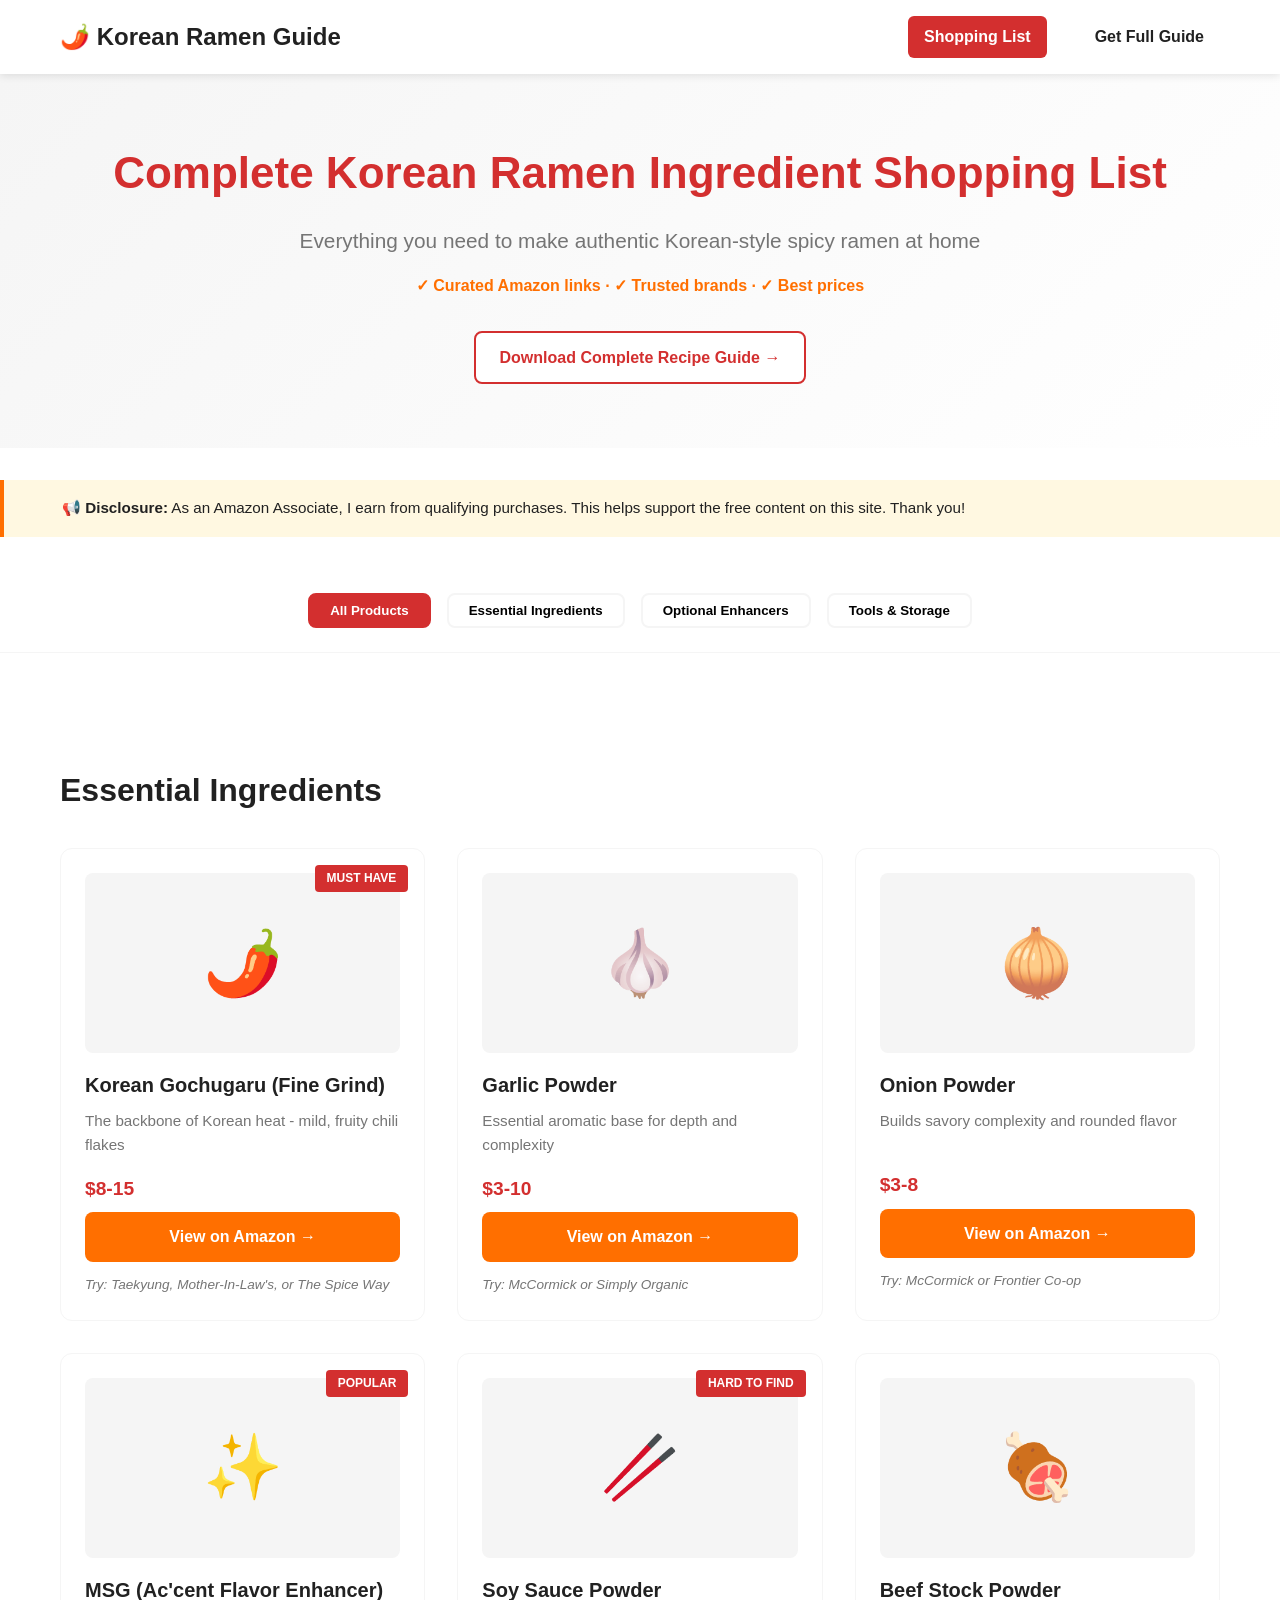
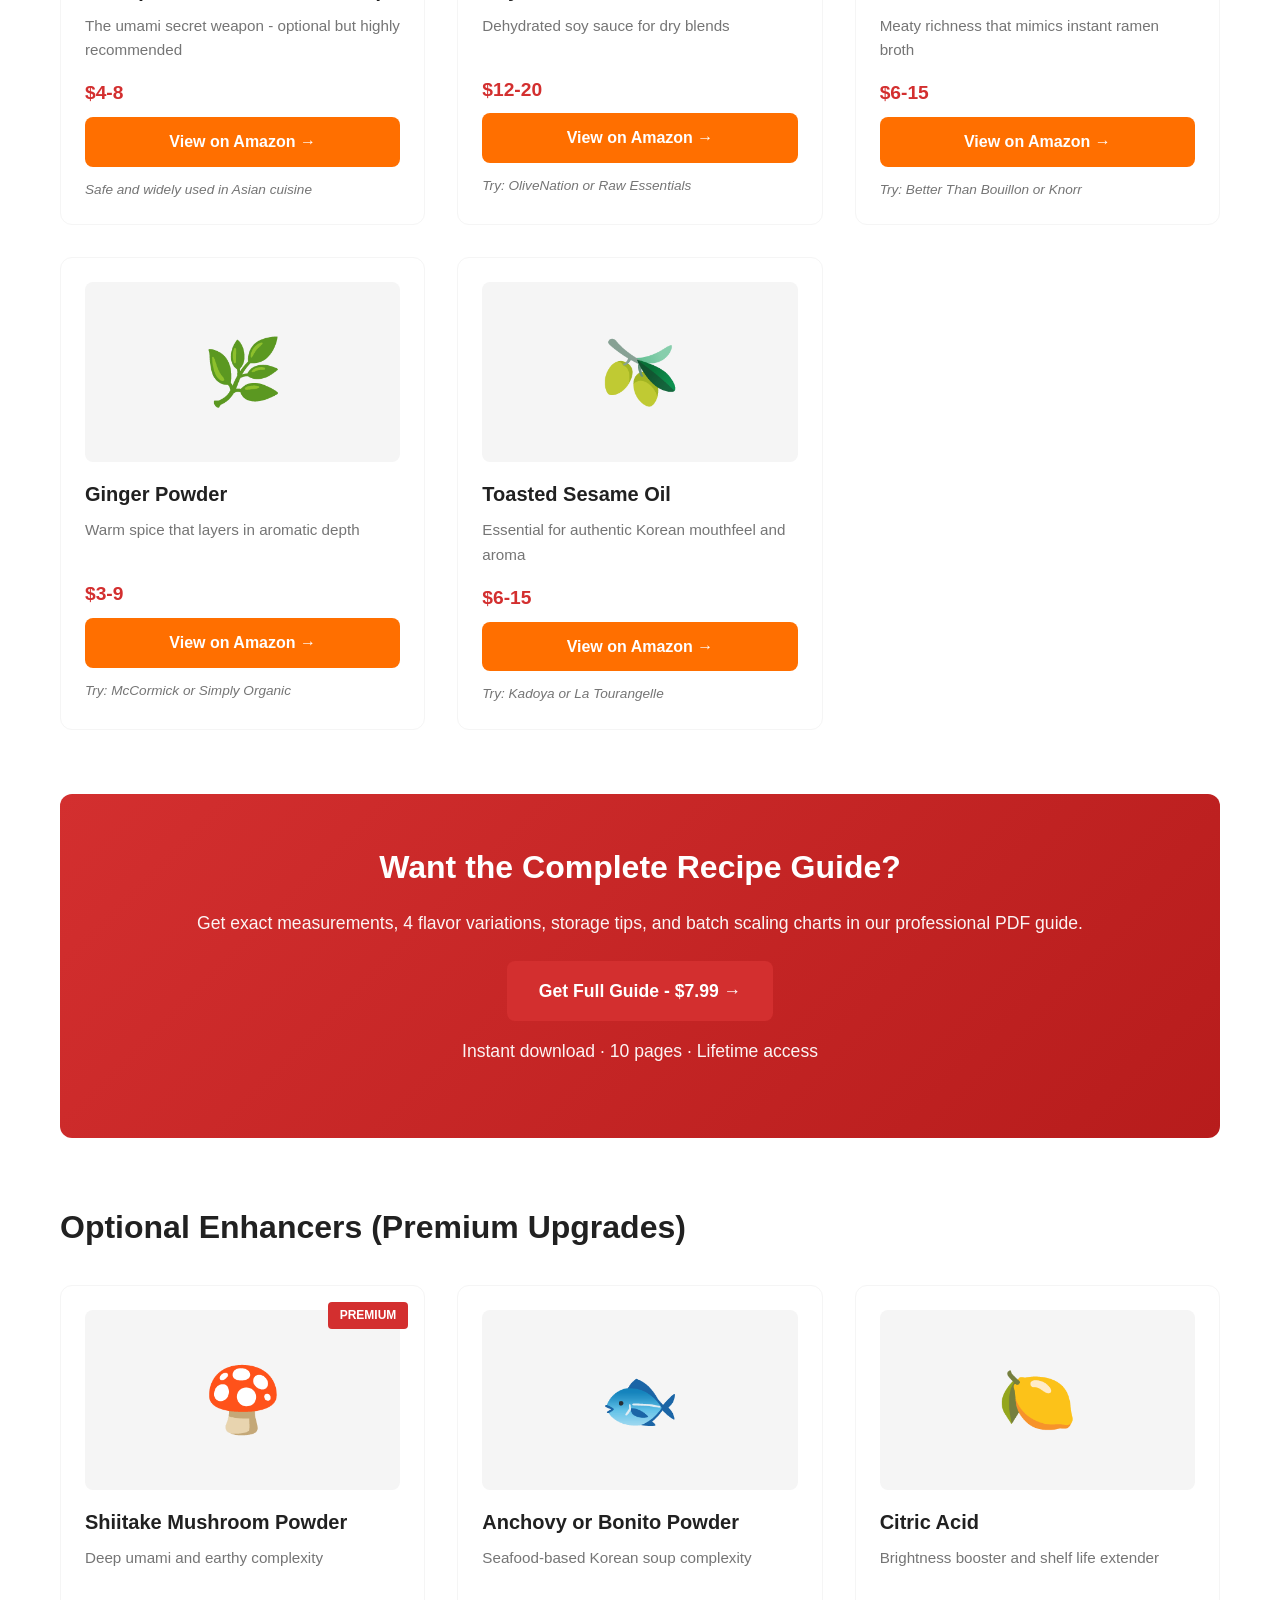
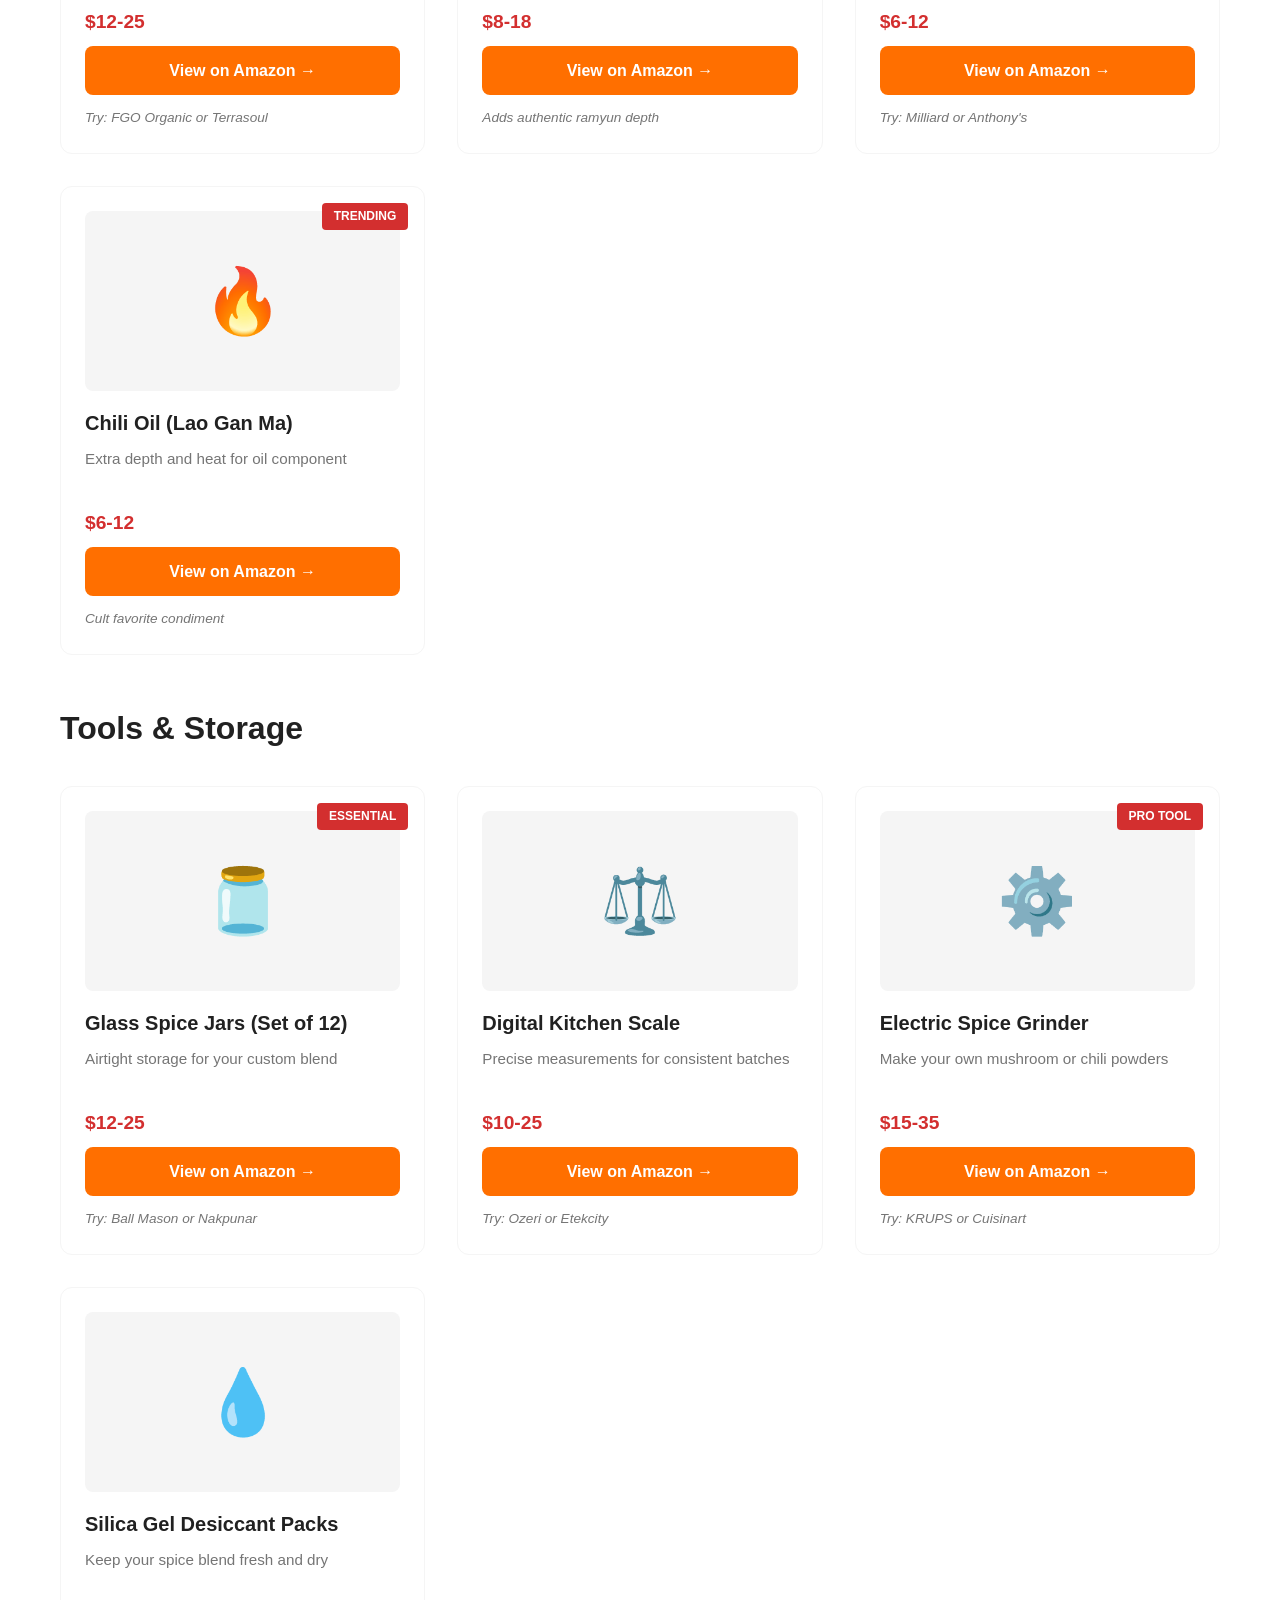
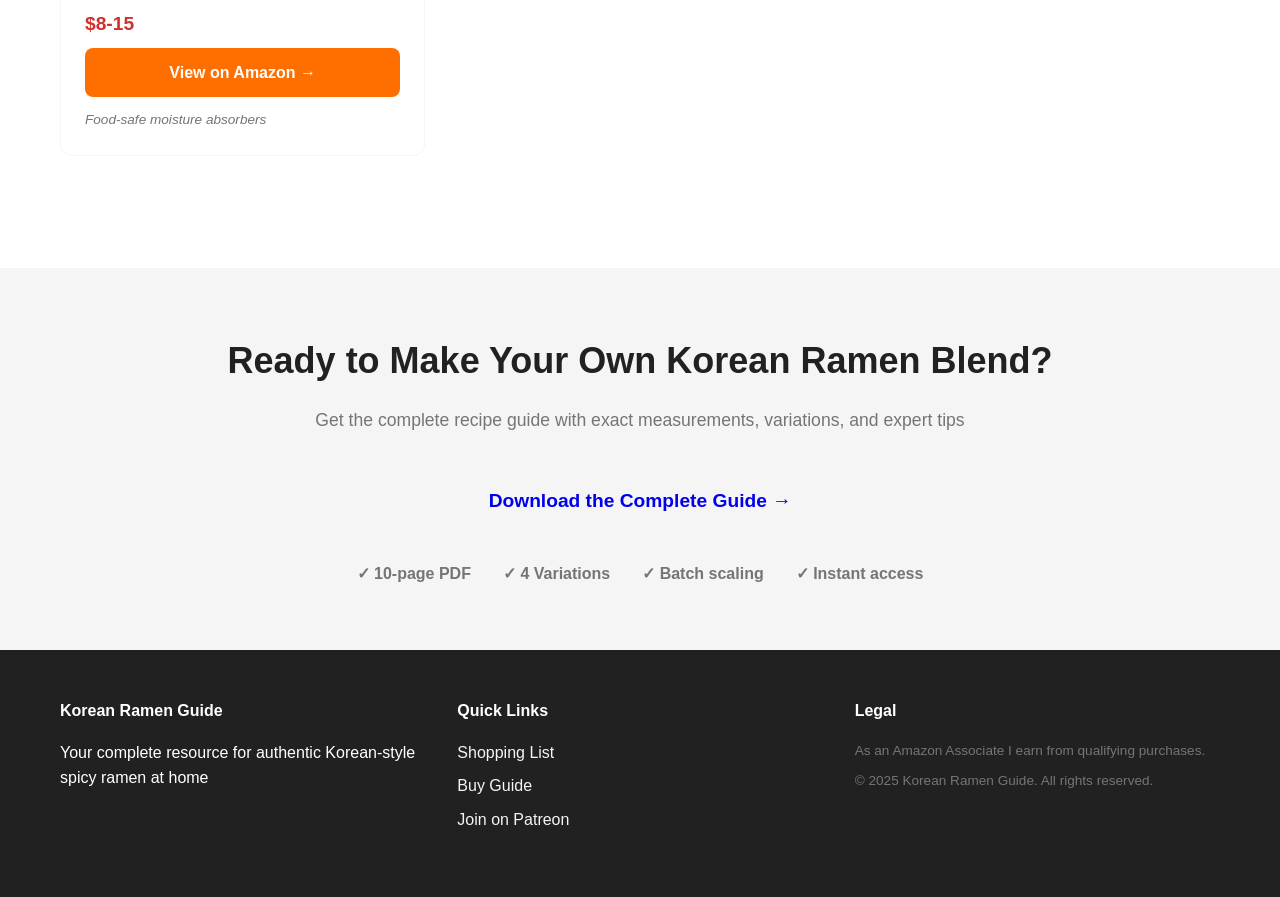
<file: index.html>
<!DOCTYPE html>
<html lang="en">
<head>
    <meta charset="UTF-8">
    <meta name="viewport" content="width=device-width, initial-scale=1.0">
    <meta name="description" content="Complete shopping list for Korean-style spicy ramen seasoning ingredients. Find everything you need on Amazon with our curated guide.">
    <meta name="keywords" content="Korean ramen, gochugaru, ramen seasoning, DIY ramen, Korean ingredients">
    <title>Korean Ramen Ingredients Shopping List | Complete Guide</title>
    <link rel="stylesheet" href="styles.css">
</head>
<body>
    <!-- Header -->
    <header>
        <nav class="nav-container">
            <div class="logo">
                <h1>🌶️ Korean Ramen Guide</h1>
            </div>
            <div class="nav-links">
                <a href="index.html" class="nav-link active">Shopping List</a>
                <a href="guide.html" class="nav-link">Get Full Guide</a>
            </div>
        </nav>
    </header>

    <!-- Hero Section -->
    <section class="hero">
        <div class="container">
            <h2>Complete Korean Ramen Ingredient Shopping List</h2>
            <p class="subtitle">Everything you need to make authentic Korean-style spicy ramen at home</p>
            <p class="hero-subtext">✓ Curated Amazon links · ✓ Trusted brands · ✓ Best prices</p>
            <a href="guide.html" class="btn btn-secondary">Download Complete Recipe Guide →</a>
        </div>
    </section>

    <!-- Amazon Disclosure -->
    <div class="disclosure">
        <div class="container">
            <p>📢 <strong>Disclosure:</strong> As an Amazon Associate, I earn from qualifying purchases. This helps support the free content on this site. Thank you!</p>
        </div>
    </div>

    <!-- Filter Tabs -->
    <section class="filters">
        <div class="container">
            <div class="filter-tabs">
                <button class="filter-btn active" data-filter="all">All Products</button>
                <button class="filter-btn" data-filter="essential">Essential Ingredients</button>
                <button class="filter-btn" data-filter="optional">Optional Enhancers</button>
                <button class="filter-btn" data-filter="tools">Tools & Storage</button>
            </div>
        </div>
    </section>

    <!-- Products Section -->
    <section class="products">
        <div class="container">
            <h3 class="section-title">Essential Ingredients</h3>
            
            <div class="product-grid">
                <!-- Product Card 1 -->
                <div class="product-card" data-category="essential">
                    <div class="product-badge">Must Have</div>
                    <div class="product-image">
                        <div class="placeholder-img">🌶️</div>
                    </div>
                    <h4>Korean Gochugaru (Fine Grind)</h4>
                    <p class="product-desc">The backbone of Korean heat - mild, fruity chili flakes</p>
                    <div class="product-price">$8-15</div>
                    <a href="#" class="btn btn-primary btn-affiliate" target="_blank" rel="nofollow">View on Amazon →</a>
                    <p class="product-note">Try: Taekyung, Mother-In-Law's, or The Spice Way</p>
                </div>

                <!-- Product Card 2 -->
                <div class="product-card" data-category="essential">
                    <div class="product-image">
                        <div class="placeholder-img">🧄</div>
                    </div>
                    <h4>Garlic Powder</h4>
                    <p class="product-desc">Essential aromatic base for depth and complexity</p>
                    <div class="product-price">$3-10</div>
                    <a href="#" class="btn btn-primary btn-affiliate" target="_blank" rel="nofollow">View on Amazon →</a>
                    <p class="product-note">Try: McCormick or Simply Organic</p>
                </div>

                <!-- Product Card 3 -->
                <div class="product-card" data-category="essential">
                    <div class="product-image">
                        <div class="placeholder-img">🧅</div>
                    </div>
                    <h4>Onion Powder</h4>
                    <p class="product-desc">Builds savory complexity and rounded flavor</p>
                    <div class="product-price">$3-8</div>
                    <a href="#" class="btn btn-primary btn-affiliate" target="_blank" rel="nofollow">View on Amazon →</a>
                    <p class="product-note">Try: McCormick or Frontier Co-op</p>
                </div>

                <!-- Product Card 4 -->
                <div class="product-card" data-category="essential">
                    <div class="product-badge">Popular</div>
                    <div class="product-image">
                        <div class="placeholder-img">✨</div>
                    </div>
                    <h4>MSG (Ac'cent Flavor Enhancer)</h4>
                    <p class="product-desc">The umami secret weapon - optional but highly recommended</p>
                    <div class="product-price">$4-8</div>
                    <a href="#" class="btn btn-primary btn-affiliate" target="_blank" rel="nofollow">View on Amazon →</a>
                    <p class="product-note">Safe and widely used in Asian cuisine</p>
                </div>

                <!-- Product Card 5 -->
                <div class="product-card" data-category="essential">
                    <div class="product-badge">Hard to Find</div>
                    <div class="product-image">
                        <div class="placeholder-img">🥢</div>
                    </div>
                    <h4>Soy Sauce Powder</h4>
                    <p class="product-desc">Dehydrated soy sauce for dry blends</p>
                    <div class="product-price">$12-20</div>
                    <a href="#" class="btn btn-primary btn-affiliate" target="_blank" rel="nofollow">View on Amazon →</a>
                    <p class="product-note">Try: OliveNation or Raw Essentials</p>
                </div>

                <!-- Product Card 6 -->
                <div class="product-card" data-category="essential">
                    <div class="product-image">
                        <div class="placeholder-img">🍖</div>
                    </div>
                    <h4>Beef Stock Powder</h4>
                    <p class="product-desc">Meaty richness that mimics instant ramen broth</p>
                    <div class="product-price">$6-15</div>
                    <a href="#" class="btn btn-primary btn-affiliate" target="_blank" rel="nofollow">View on Amazon →</a>
                    <p class="product-note">Try: Better Than Bouillon or Knorr</p>
                </div>

                <!-- Product Card 7 -->
                <div class="product-card" data-category="essential">
                    <div class="product-image">
                        <div class="placeholder-img">🌿</div>
                    </div>
                    <h4>Ginger Powder</h4>
                    <p class="product-desc">Warm spice that layers in aromatic depth</p>
                    <div class="product-price">$3-9</div>
                    <a href="#" class="btn btn-primary btn-affiliate" target="_blank" rel="nofollow">View on Amazon →</a>
                    <p class="product-note">Try: McCormick or Simply Organic</p>
                </div>

                <!-- Product Card 8 -->
                <div class="product-card" data-category="essential">
                    <div class="product-image">
                        <div class="placeholder-img">🫒</div>
                    </div>
                    <h4>Toasted Sesame Oil</h4>
                    <p class="product-desc">Essential for authentic Korean mouthfeel and aroma</p>
                    <div class="product-price">$6-15</div>
                    <a href="#" class="btn btn-primary btn-affiliate" target="_blank" rel="nofollow">View on Amazon →</a>
                    <p class="product-note">Try: Kadoya or La Tourangelle</p>
                </div>
            </div>

            <!-- Mid-page CTA -->
            <div class="cta-box">
                <h3>Want the Complete Recipe Guide?</h3>
                <p>Get exact measurements, 4 flavor variations, storage tips, and batch scaling charts in our professional PDF guide.</p>
                <a href="guide.html" class="btn btn-cta">Get Full Guide - $7.99 →</a>
                <p class="cta-subtext">Instant download · 10 pages · Lifetime access</p>
            </div>

            <!-- Optional Enhancers Section -->
            <h3 class="section-title">Optional Enhancers (Premium Upgrades)</h3>
            
            <div class="product-grid">
                <!-- Product Card 9 -->
                <div class="product-card" data-category="optional">
                    <div class="product-badge">Premium</div>
                    <div class="product-image">
                        <div class="placeholder-img">🍄</div>
                    </div>
                    <h4>Shiitake Mushroom Powder</h4>
                    <p class="product-desc">Deep umami and earthy complexity</p>
                    <div class="product-price">$12-25</div>
                    <a href="#" class="btn btn-primary btn-affiliate" target="_blank" rel="nofollow">View on Amazon →</a>
                    <p class="product-note">Try: FGO Organic or Terrasoul</p>
                </div>

                <!-- Product Card 10 -->
                <div class="product-card" data-category="optional">
                    <div class="product-image">
                        <div class="placeholder-img">🐟</div>
                    </div>
                    <h4>Anchovy or Bonito Powder</h4>
                    <p class="product-desc">Seafood-based Korean soup complexity</p>
                    <div class="product-price">$8-18</div>
                    <a href="#" class="btn btn-primary btn-affiliate" target="_blank" rel="nofollow">View on Amazon →</a>
                    <p class="product-note">Adds authentic ramyun depth</p>
                </div>

                <!-- Product Card 11 -->
                <div class="product-card" data-category="optional">
                    <div class="product-image">
                        <div class="placeholder-img">🍋</div>
                    </div>
                    <h4>Citric Acid</h4>
                    <p class="product-desc">Brightness booster and shelf life extender</p>
                    <div class="product-price">$6-12</div>
                    <a href="#" class="btn btn-primary btn-affiliate" target="_blank" rel="nofollow">View on Amazon →</a>
                    <p class="product-note">Try: Milliard or Anthony's</p>
                </div>

                <!-- Product Card 12 -->
                <div class="product-card" data-category="optional">
                    <div class="product-badge">Trending</div>
                    <div class="product-image">
                        <div class="placeholder-img">🔥</div>
                    </div>
                    <h4>Chili Oil (Lao Gan Ma)</h4>
                    <p class="product-desc">Extra depth and heat for oil component</p>
                    <div class="product-price">$6-12</div>
                    <a href="#" class="btn btn-primary btn-affiliate" target="_blank" rel="nofollow">View on Amazon →</a>
                    <p class="product-note">Cult favorite condiment</p>
                </div>
            </div>

            <!-- Tools & Storage Section -->
            <h3 class="section-title">Tools & Storage</h3>
            
            <div class="product-grid">
                <!-- Product Card 13 -->
                <div class="product-card" data-category="tools">
                    <div class="product-badge">Essential</div>
                    <div class="product-image">
                        <div class="placeholder-img">🫙</div>
                    </div>
                    <h4>Glass Spice Jars (Set of 12)</h4>
                    <p class="product-desc">Airtight storage for your custom blend</p>
                    <div class="product-price">$12-25</div>
                    <a href="#" class="btn btn-primary btn-affiliate" target="_blank" rel="nofollow">View on Amazon →</a>
                    <p class="product-note">Try: Ball Mason or Nakpunar</p>
                </div>

                <!-- Product Card 14 -->
                <div class="product-card" data-category="tools">
                    <div class="product-image">
                        <div class="placeholder-img">⚖️</div>
                    </div>
                    <h4>Digital Kitchen Scale</h4>
                    <p class="product-desc">Precise measurements for consistent batches</p>
                    <div class="product-price">$10-25</div>
                    <a href="#" class="btn btn-primary btn-affiliate" target="_blank" rel="nofollow">View on Amazon →</a>
                    <p class="product-note">Try: Ozeri or Etekcity</p>
                </div>

                <!-- Product Card 15 -->
                <div class="product-card" data-category="tools">
                    <div class="product-badge">Pro Tool</div>
                    <div class="product-image">
                        <div class="placeholder-img">⚙️</div>
                    </div>
                    <h4>Electric Spice Grinder</h4>
                    <p class="product-desc">Make your own mushroom or chili powders</p>
                    <div class="product-price">$15-35</div>
                    <a href="#" class="btn btn-primary btn-affiliate" target="_blank" rel="nofollow">View on Amazon →</a>
                    <p class="product-note">Try: KRUPS or Cuisinart</p>
                </div>

                <!-- Product Card 16 -->
                <div class="product-card" data-category="tools">
                    <div class="product-image">
                        <div class="placeholder-img">💧</div>
                    </div>
                    <h4>Silica Gel Desiccant Packs</h4>
                    <p class="product-desc">Keep your spice blend fresh and dry</p>
                    <div class="product-price">$8-15</div>
                    <a href="#" class="btn btn-primary btn-affiliate" target="_blank" rel="nofollow">View on Amazon →</a>
                    <p class="product-note">Food-safe moisture absorbers</p>
                </div>
            </div>

        </div>
    </section>

    <!-- Final CTA Section -->
    <section class="final-cta">
        <div class="container">
            <h3>Ready to Make Your Own Korean Ramen Blend?</h3>
            <p>Get the complete recipe guide with exact measurements, variations, and expert tips</p>
            <a href="guide.html" class="btn btn-cta-large">Download the Complete Guide →</a>
            <div class="cta-features">
                <span>✓ 10-page PDF</span>
                <span>✓ 4 Variations</span>
                <span>✓ Batch scaling</span>
                <span>✓ Instant access</span>
            </div>
        </div>
    </section>

    <!-- Footer -->
    <footer>
        <div class="container">
            <div class="footer-content">
                <div class="footer-section">
                    <h4>Korean Ramen Guide</h4>
                    <p>Your complete resource for authentic Korean-style spicy ramen at home</p>
                </div>
                <div class="footer-section">
                    <h4>Quick Links</h4>
                    <a href="index.html">Shopping List</a>
                    <a href="guide.html">Buy Guide</a>
                    <a href="#" target="_blank">Join on Patreon</a>
                </div>
                <div class="footer-section">
                    <h4>Legal</h4>
                    <p class="small">As an Amazon Associate I earn from qualifying purchases.</p>
                    <p class="small">© 2025 Korean Ramen Guide. All rights reserved.</p>
                </div>
            </div>
        </div>
    </footer>

    <script src="script.js"></script>
</body>
</html>
</file>
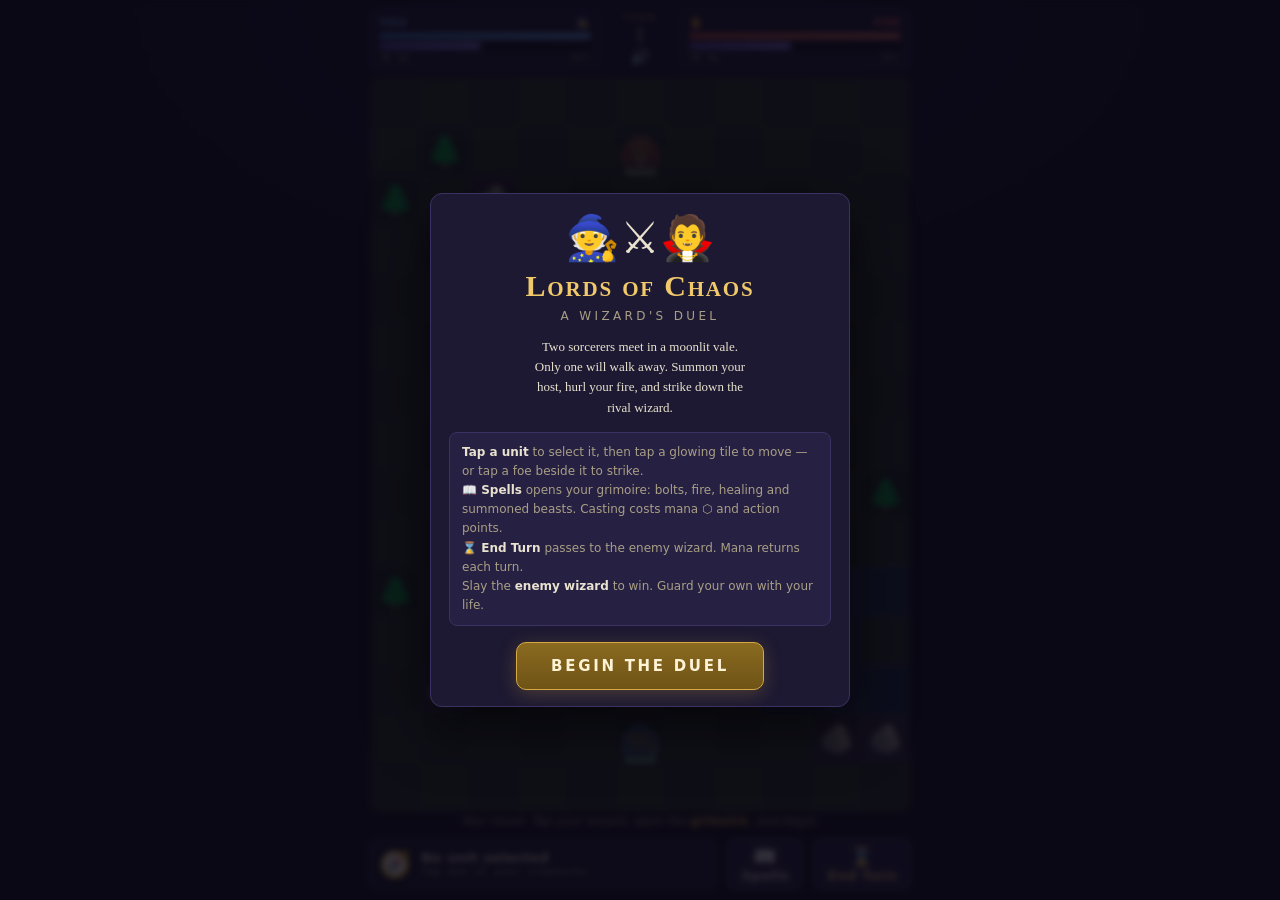
<file: lords-of-chaos/index.html>
<!doctype html>
<html lang="en">
<head>
<meta charset="utf-8">
<meta name="viewport" content="width=device-width, initial-scale=1, viewport-fit=cover, user-scalable=no">
<meta name="mobile-web-app-capable" content="yes">
<meta name="theme-color" content="#100e1a">
</head>
<body>
<title>Lords of Chaos — Wizard Duel</title>
<style>
  :root{
    --ground:#100e1a; --panel:#1d1932; --panel-2:#262042; --line:#3b3263;
    --ink:#e9e2cf; --ink-dim:#a99f86; --gold:#d6a944; --gold-hi:#f0c96a;
    --p1:#6db2ff; --p2:#ff6b5e; --mana:#9d86ff; --good:#7fd68a; --bad:#ff8a7a;
  }
  *{margin:0;padding:0;box-sizing:border-box;-webkit-tap-highlight-color:transparent}
  html,body{height:100%}
  body{
    background:radial-gradient(120% 90% at 50% 0%, #191430 0%, var(--ground) 60%) fixed var(--ground);
    color:var(--ink);
    font-family:system-ui,-apple-system,"Segoe UI",Roboto,sans-serif;
    touch-action:manipulation; overflow:hidden;
  }
  #app{display:flex;flex-direction:column;height:100dvh;max-width:560px;margin:0 auto;padding:6px 8px 10px}
  .serif{font-family:"Iowan Old Style","Palatino Linotype",Palatino,Georgia,serif}

  /* ---------- header ---------- */
  header{display:flex;align-items:center;gap:8px;padding:4px 2px 8px}
  .vitals{flex:1;min-width:0;background:var(--panel);border:1px solid var(--line);border-radius:6px;padding:5px 8px}
  .vitals .who{display:flex;justify-content:space-between;align-items:baseline;font-size:11px;letter-spacing:.12em;text-transform:uppercase;color:var(--ink-dim)}
  .vitals .who b{color:var(--ink);font-weight:600;letter-spacing:.08em}
  .vitals.you .who b{color:var(--p1)} .vitals.foe .who b{color:var(--p2)}
  .bar{height:6px;border-radius:3px;background:#0c0a16;margin-top:4px;overflow:hidden}
  .bar i{display:block;height:100%;border-radius:3px;transition:width .3s}
  .hp i{background:linear-gradient(90deg,#c9503f,#e8795f)}
  .you .hp i{background:linear-gradient(90deg,#3f7bc9,#6db2ff)}
  .mp i{background:linear-gradient(90deg,#6a54c9,#9d86ff)}
  .nums{display:flex;justify-content:space-between;font-family:ui-monospace,Menlo,Consolas,monospace;font-size:10px;color:var(--ink-dim);margin-top:3px;font-variant-numeric:tabular-nums}
  #turnbox{text-align:center;min-width:64px}
  #turnlabel{font-size:10px;letter-spacing:.18em;text-transform:uppercase;color:var(--gold)}
  #turnnum{font-size:20px;line-height:1.1;color:var(--ink)}
  #mute{background:none;border:none;color:var(--ink-dim);font-size:16px;cursor:pointer;padding:2px}

  /* ---------- board ---------- */
  #board{flex:1;min-height:0;position:relative;display:flex;align-items:center;justify-content:center}
  canvas{touch-action:none;image-rendering:auto;border-radius:8px}

  /* ---------- log ---------- */
  #log{height:20px;font-size:12px;color:var(--ink-dim);text-align:center;padding:2px 4px;
       white-space:nowrap;overflow:hidden;text-overflow:ellipsis;font-style:italic}
  #log b{color:var(--gold);font-style:normal}

  /* ---------- command bar ---------- */
  footer{display:flex;gap:8px;align-items:stretch;padding-top:6px}
  #unitcard{flex:1;min-width:0;background:var(--panel);border:1px solid var(--line);border-radius:8px;
            padding:6px 10px;display:flex;align-items:center;gap:10px}
  #unitcard .face{font-size:26px;line-height:1;filter:drop-shadow(0 2px 3px rgba(0,0,0,.6))}
  #unitcard .meta{min-width:0}
  #unitcard .nm{font-size:13px;font-weight:600;letter-spacing:.04em;white-space:nowrap;overflow:hidden;text-overflow:ellipsis}
  #unitcard .st{font-family:ui-monospace,Menlo,Consolas,monospace;font-size:11px;color:var(--ink-dim);font-variant-numeric:tabular-nums}
  #unitcard .st b{color:var(--gold);font-weight:600}
  button.cmd{
    font-family:inherit;background:var(--panel-2);color:var(--ink);border:1px solid var(--line);
    border-radius:8px;font-size:13px;font-weight:600;letter-spacing:.05em;padding:0 14px;min-height:52px;
    cursor:pointer;transition:transform .06s,border-color .15s;
  }
  button.cmd:active{transform:scale(.96);border-color:var(--gold)}
  button.cmd .big{display:block;font-size:19px;line-height:1.2}
  #btnend{color:var(--gold-hi)}

  /* ---------- overlays ---------- */
  .overlay{position:fixed;inset:0;background:rgba(10,8,20,.82);backdrop-filter:blur(3px);
           display:flex;align-items:center;justify-content:center;z-index:20;padding:16px}
  .overlay.hidden{display:none}
  .sheet{background:var(--panel);border:1px solid var(--line);border-radius:12px;max-width:420px;width:100%;
         max-height:86dvh;overflow-y:auto;padding:18px 18px 16px;box-shadow:0 18px 60px rgba(0,0,0,.6)}
  .sheet h2{font-size:15px;letter-spacing:.22em;text-transform:uppercase;color:var(--gold);text-align:center;margin-bottom:4px}
  .sheet h3{font-size:11px;letter-spacing:.2em;text-transform:uppercase;color:var(--ink-dim);margin:14px 0 6px;
            border-bottom:1px solid var(--line);padding-bottom:4px}
  .srow{display:flex;align-items:center;gap:10px;width:100%;text-align:left;background:var(--panel-2);
        border:1px solid var(--line);border-radius:8px;padding:8px 10px;margin-bottom:6px;color:var(--ink);
        font-family:inherit;font-size:13px;cursor:pointer}
  .srow:active{border-color:var(--gold)}
  .srow[disabled]{opacity:.38;cursor:default}
  .srow .ic{font-size:22px;width:28px;text-align:center}
  .srow .inf{flex:1;min-width:0}
  .srow .inf small{display:block;color:var(--ink-dim);font-size:11px;line-height:1.35}
  .srow .cost{font-family:ui-monospace,Menlo,monospace;font-size:12px;color:var(--mana);white-space:nowrap}
  .sheet .close{display:block;margin:10px auto 0;background:none;border:none;color:var(--ink-dim);
                font-size:12px;letter-spacing:.15em;text-transform:uppercase;cursor:pointer;padding:6px}

  /* ---------- title & end screens ---------- */
  .title-card{text-align:center}
  .title-card .rune{font-size:44px;margin-bottom:6px}
  .title-card h1{font-size:30px;line-height:1.05;letter-spacing:.06em;color:var(--gold-hi);
                 font-weight:600;text-wrap:balance;font-variant:small-caps}
  .title-card .sub{font-size:12px;letter-spacing:.28em;text-transform:uppercase;color:var(--ink-dim);margin:8px 0 14px}
  .title-card p.blurb{font-size:13px;line-height:1.55;color:var(--ink);max-width:34ch;margin:0 auto 14px;text-align:center}
  .howto{text-align:left;font-size:12px;line-height:1.6;color:var(--ink-dim);background:var(--panel-2);
         border:1px solid var(--line);border-radius:8px;padding:10px 12px;margin-bottom:16px}
  .howto b{color:var(--ink)}
  .bigbtn{font-family:inherit;background:linear-gradient(180deg,#8a6a20,#6e5316);color:#fff3d6;border:1px solid var(--gold);
          border-radius:10px;font-size:15px;font-weight:700;letter-spacing:.18em;text-transform:uppercase;
          padding:14px 34px;cursor:pointer;box-shadow:0 4px 18px rgba(214,169,68,.25)}
  .bigbtn:active{transform:scale(.97)}
  #endtitle.win{color:var(--good)} #endtitle.lose{color:var(--bad)}
  @media (prefers-reduced-motion:reduce){ *{transition:none!important;animation:none!important} }
</style>

<div id="app">
  <header>
    <div class="vitals you">
      <div class="who"><b>You</b><span>🧙</span></div>
      <div class="bar hp"><i id="p1hp"></i></div>
      <div class="bar mp"><i id="p1mp"></i></div>
      <div class="nums"><span id="p1hpn">18</span><span id="p1mpn">12⬡</span></div>
    </div>
    <div id="turnbox" class="serif">
      <div id="turnlabel">Turn</div>
      <div id="turnnum">1</div>
      <button id="mute" aria-label="Toggle sound">🔊</button>
    </div>
    <div class="vitals foe">
      <div class="who"><span>🧛</span><b>Foe</b></div>
      <div class="bar hp"><i id="p2hp"></i></div>
      <div class="bar mp"><i id="p2mp"></i></div>
      <div class="nums"><span id="p2hpn">18</span><span id="p2mpn">12⬡</span></div>
    </div>
  </header>

  <div id="board"><canvas id="cv"></canvas></div>
  <div id="log">The wizards face each other across the vale…</div>

  <footer>
    <div id="unitcard">
      <div class="face" id="ucFace">🧙</div>
      <div class="meta">
        <div class="nm" id="ucName">Tap a unit</div>
        <div class="st" id="ucStats">Select one of your creatures</div>
      </div>
    </div>
    <button class="cmd" id="btnspells"><span class="big">📖</span>Spells</button>
    <button class="cmd" id="btnend"><span class="big">⌛</span>End&nbsp;Turn</button>
  </footer>
</div>

<!-- spellbook -->
<div class="overlay hidden" id="bookOv">
  <div class="sheet">
    <h2 class="serif">Grimoire</h2>
    <h3>Sorcery</h3>
    <div id="spellList"></div>
    <h3>Summoning</h3>
    <div id="summonList"></div>
    <button class="close" id="bookClose">Close</button>
  </div>
</div>

<!-- title screen -->
<div class="overlay" id="titleOv">
  <div class="sheet title-card">
    <div class="rune">🧙⚔️🧛</div>
    <h1 class="serif">Lords of Chaos</h1>
    <div class="sub">A Wizard's Duel</div>
    <p class="blurb serif">Two sorcerers meet in a moonlit vale. Only one will walk away. Summon your host, hurl your fire, and strike down the rival wizard.</p>
    <div class="howto">
      <b>Tap a unit</b> to select it, then tap a glowing tile to move — or tap a foe beside it to strike.<br>
      <b>📖 Spells</b> opens your grimoire: bolts, fire, healing and summoned beasts. Casting costs mana ⬡ and action points.<br>
      <b>⌛ End Turn</b> passes to the enemy wizard. Mana returns each turn.<br>
      Slay the <b>enemy wizard</b> to win. Guard your own with your life.
    </div>
    <button class="bigbtn" id="btnstart">Begin the Duel</button>
  </div>
</div>

<!-- end screen -->
<div class="overlay hidden" id="endOv">
  <div class="sheet title-card">
    <div class="rune" id="endRune">🏆</div>
    <h1 class="serif" id="endtitle">Victory</h1>
    <p class="blurb serif" id="endblurb"></p>
    <button class="bigbtn" id="btnagain">Duel Again</button>
  </div>
</div>

<script>
(() => {
'use strict';
/* ============================== data ============================== */
const GW = 11, GH = 15;
const T = { GRASS:0, TREE:1, WATER:2, ROCK:3 };

const WIZ = { id:'wizard', name:'Wizard', e:'🧙', hp:18, atk:3, def:2, ap:5 };
const CREATURES = [
  { id:'goblin',  name:'Goblin',       e:'👺', cost:3,  hp:4,  atk:2, def:1, ap:4,          d:'Cheap, expendable, mean.' },
  { id:'wolf',    name:'Wolf',         e:'🐺', cost:4,  hp:5,  atk:3, def:1, ap:7,          d:'Fast — runs down fleeing prey.' },
  { id:'skeleton',name:'Skeleton',     e:'💀', cost:4,  hp:5,  atk:3, def:2, ap:4,          d:'Sturdy bones, steady blade.' },
  { id:'spider',  name:'Giant Spider', e:'🕷️', cost:5,  hp:6,  atk:3, def:2, ap:5,          d:'Skittering horror of the woods.' },
  { id:'eagle',   name:'Eagle',        e:'🦅', cost:5,  hp:4,  atk:3, def:1, ap:8, fly:1,   d:'Flies over water and trees.' },
  { id:'orc',     name:'Orc',          e:'👹', cost:6,  hp:8,  atk:4, def:2, ap:4,          d:'A brutish wall of muscle.' },
  { id:'golem',   name:'Golem',        e:'🗿', cost:9,  hp:13, atk:5, def:4, ap:3,          d:'Slow, but nearly unbreakable.' },
  { id:'dragon',  name:'Dragon',       e:'🐉', cost:13, hp:14, atk:6, def:3, ap:5, fly:1, rng:3, ratk:4, d:'Flies, and breathes fire (range 3).' },
];
const SPELLS = [
  { id:'bolt',     name:'Magic Bolt', e:'⚡', cost:3, range:6, dmg:3,  d:'3 damage to a foe, range 6.' },
  { id:'fireball', name:'Fireball',   e:'🔥', cost:6, range:5, dmg:5,  d:'5 damage to a foe, range 5.' },
  { id:'heal',     name:'Heal',       e:'✨', cost:4, range:4, heal:6, d:'Restore 6 health to an ally.' },
  { id:'teleport', name:'Teleport',   e:'🌀', cost:5, range:5,         d:'Whisk yourself to a tile within 5.' },
];
const MANA_START = 12, MANA_REGEN = 3, MANA_CAP = 25, CAST_AP = 2, MELEE_AP = 2, BREATH_AP = 3;

/* ============================== state ============================== */
let grid, units, turn, state, sel, moveMap, castMode, floaters, log2;
let p1mana, p2mana, aiPhase, muted = false;

const $ = id => document.getElementById(id);
const cv = $('cv'), ctx = cv.getContext('2d');
const ri = (a,b) => a + Math.floor(Math.random()*(b-a+1));
const cheb = (a,b,c,d) => Math.max(Math.abs(a-c), Math.abs(b-d));
const inb = (x,y) => x>=0 && x<GW && y>=0 && y<GH;
const unitAt = (x,y) => units.find(u => u.x===x && u.y===y);
const wiz = side => units.find(u => u.side===side && u.kind.id==='wizard');
const glyph = u => (u.kind.id==='wizard' && u.side===1) ? '🧛' : u.kind.e;
const passable = (t,fly) => fly ? t!==T.ROCK : (t===T.GRASS || t===T.TREE);

function makeUnit(side, kind, x, y){
  return { side, kind, x, y, hp:kind.hp, ap:kind.ap };
}

function genMap(){
  grid = Array.from({length:GH}, () => Array(GW).fill(T.GRASS));
  // water pools
  for (let i=0;i<3;i++){
    const cx = ri(1,GW-2), cy = ri(3,GH-4);
    for (let dy=-1;dy<=1;dy++) for (let dx=-1;dx<=1;dx++)
      if (inb(cx+dx,cy+dy) && Math.random()<0.65) grid[cy+dy][cx+dx] = T.WATER;
  }
  // trees & rocks
  for (let y=0;y<GH;y++) for (let x=0;x<GW;x++){
    if (grid[y][x]!==T.GRASS) continue;
    const r = Math.random();
    if (r<0.11) grid[y][x]=T.TREE; else if (r<0.145) grid[y][x]=T.ROCK;
  }
  // clear spawn zones
  for (const sy of [1, GH-2])
    for (let dy=-1;dy<=1;dy++) for (let dx=-2;dx<=2;dx++)
      if (inb(5+dx, sy+dy)) grid[sy+dy][5+dx] = T.GRASS;
}

function newGame(){
  genMap();
  units = [ makeUnit(0, WIZ, 5, GH-2), makeUnit(1, WIZ, 5, 1) ];
  turn = 1; state = 'player'; sel = null; moveMap = null; castMode = null;
  floaters = []; p1mana = MANA_START; p2mana = MANA_START; aiPhase = null;
  setLog('Your move. Tap your wizard, open the <b>grimoire</b>, and begin.');
  refreshHud(); refreshCard();
}

/* ============================== pathing ============================== */
function bfsMove(u){
  // dist map of reachable tiles within u.ap; units block, terrain per creature
  const dist = Array.from({length:GH}, () => Array(GW).fill(Infinity));
  dist[u.y][u.x] = 0;
  const q = [[u.x,u.y]];
  while (q.length){
    const [x,y] = q.shift(), d = dist[y][x];
    if (d >= u.ap) continue;
    for (let dy=-1;dy<=1;dy++) for (let dx=-1;dx<=1;dx++){
      if (!dx && !dy) continue;
      const nx=x+dx, ny=y+dy;
      if (!inb(nx,ny) || dist[ny][nx] <= d+1) continue;
      if (!passable(grid[ny][nx], u.kind.fly) || unitAt(nx,ny)) continue;
      dist[ny][nx] = d+1; q.push([nx,ny]);
    }
  }
  // flyers may pass over water but not stop on it
  if (u.kind.fly) for (let y=0;y<GH;y++) for (let x=0;x<GW;x++)
    if (grid[y][x]===T.WATER) dist[y][x] = Infinity;
  dist[u.y][u.x] = Infinity; // can't "move" to self
  return dist;
}
function meleeTargets(u){
  if (u.ap < MELEE_AP) return [];
  return units.filter(v => v.side!==u.side && cheb(u.x,u.y,v.x,v.y)===1);
}
function breathTargets(u){
  if (!u.kind.rng || u.ap < BREATH_AP) return [];
  return units.filter(v => v.side!==u.side && cheb(u.x,u.y,v.x,v.y) <= u.kind.rng);
}

/* ============================== combat ============================== */
function terrainDef(u){ return grid[u.y][u.x]===T.TREE ? 1 : 0; }
function dealDamage(att, def, amount, verb){
  const dmg = Math.max(1, amount + ri(0,2) - Math.floor(def.kind.def/2) - terrainDef(def));
  def.hp -= dmg;
  addFloater(def.x, def.y, `−${dmg}`, '#ff8a7a');
  setLog(`${att.side===0?'Your':'Enemy'} <b>${att.kind.name}</b> ${verb} the ${def.side===0?'friendly ':''}${def.kind.name} for ${dmg}.`);
  snd('hit');
  if (def.hp <= 0) killUnit(def);
  refreshHud();
}
function killUnit(u){
  units = units.filter(v => v !== u);
  addFloater(u.x, u.y, '☠', '#e9e2cf');
  snd('death');
  if (u.kind.id === 'wizard') endGame(u.side === 1);
  if (sel === u){ sel = null; moveMap = null; refreshCard(); }
}
function endGame(won){
  state = 'over';
  $('endRune').textContent = won ? '🏆' : '🪦';
  const t = $('endtitle');
  t.textContent = won ? 'Victory' : 'Defeat';
  t.className = won ? 'serif win' : 'serif lose';
  $('endblurb').textContent = won
    ? 'The rival wizard falls, and their creatures crumble to dust. The vale is yours, Lord of Chaos.'
    : 'Your staff clatters to the grass. The vale falls silent under the enemy’s banner. Duel again?';
  snd(won ? 'win' : 'lose');
  setTimeout(() => $('endOv').classList.remove('hidden'), 700);
}

/* ============================== spells ============================== */
function castTiles(spell, caster){
  const out = [];
  const each = f => { for (let y=0;y<GH;y++) for (let x=0;x<GW;x++) f(x,y); };
  if (spell.summon){
    each((x,y) => {
      if (cheb(caster.x,caster.y,x,y)===1 && !unitAt(x,y) &&
          (grid[y][x]===T.GRASS || grid[y][x]===T.TREE)) out.push([x,y]);
    });
  } else if (spell.id==='teleport'){
    each((x,y) => {
      const d = cheb(caster.x,caster.y,x,y);
      if (d>=1 && d<=spell.range && !unitAt(x,y) &&
          (grid[y][x]===T.GRASS || grid[y][x]===T.TREE)) out.push([x,y]);
    });
  } else if (spell.heal){
    for (const v of units)
      if (v.side===caster.side && v.hp < v.kind.hp && cheb(caster.x,caster.y,v.x,v.y)<=spell.range)
        out.push([v.x,v.y]);
  } else {
    for (const v of units)
      if (v.side!==caster.side && cheb(caster.x,caster.y,v.x,v.y)<=spell.range)
        out.push([v.x,v.y]);
  }
  return out;
}
function doCast(spell, caster, x, y){
  if (caster.side===0) p1mana -= spell.cost; else p2mana -= spell.cost;
  caster.ap -= CAST_AP;
  snd('cast');
  if (spell.summon){
    const c = makeUnit(caster.side, spell.summon, x, y);
    c.ap = 0; // arrives dazed; acts next turn
    units.push(c);
    addFloater(x, y, spell.summon.e, '#9d86ff');
    setLog(`${caster.side===0?'You summon':'The enemy summons'} a <b>${spell.summon.name}</b>!`);
  } else if (spell.id==='teleport'){
    addFloater(caster.x, caster.y, '🌀', '#9d86ff');
    caster.x = x; caster.y = y;
    setLog(`${caster.side===0?'Your':'The enemy'} wizard blinks across the field.`);
  } else if (spell.heal){
    const v = unitAt(x,y);
    if (v){ v.hp = Math.min(v.kind.hp, v.hp + spell.heal);
      addFloater(x,y,`+${spell.heal}`, '#7fd68a');
      setLog(`<b>${spell.name}</b> mends the ${v.kind.name}.`); }
  } else {
    const v = unitAt(x,y);
    if (v){
      const dmg = Math.max(1, spell.dmg + ri(0,1) - Math.floor(v.kind.def/2));
      v.hp -= dmg;
      addFloater(x,y,`−${dmg}`, spell.id==='fireball' ? '#ffb35e' : '#8fd0ff');
      setLog(`<b>${spell.name}</b> sears the ${v.side===0?'friendly ':''}${v.kind.name} for ${dmg}.`);
      if (v.hp<=0) killUnit(v);
    }
  }
  refreshHud(); refreshCard();
}

/* ============================== player input ============================== */
function selectUnit(u){
  sel = u; castMode = null;
  moveMap = (u && u.side===0 && state==='player') ? bfsMove(u) : null;
  refreshCard();
}
function tileTapped(x, y){
  if (state !== 'player') return;
  const u = unitAt(x,y);
  if (castMode){
    if (castMode.tiles.some(([tx,ty]) => tx===x && ty===y)){
      doCast(castMode.spell, wiz(0), x, y);
      castMode = null; if (sel) moveMap = sel.side===0 ? bfsMove(sel) : null;
    } else { castMode = null; setLog('Casting cancelled.'); }
    refreshCard(); return;
  }
  if (u && u.side===0){ selectUnit(u); snd('tap'); return; }
  if (sel && sel.side===0){
    if (u && u.side===1){
      if (sel.ap>=MELEE_AP && cheb(sel.x,sel.y,u.x,u.y)===1){
        sel.ap -= MELEE_AP; dealDamage(sel, u, sel.kind.atk, 'strikes');
        moveMap = bfsMove(sel); refreshCard(); return;
      }
      if (sel.kind.rng && sel.ap>=BREATH_AP && cheb(sel.x,sel.y,u.x,u.y)<=sel.kind.rng){
        sel.ap -= BREATH_AP; dealDamage(sel, u, sel.kind.ratk, 'breathes fire on');
        moveMap = bfsMove(sel); refreshCard(); return;
      }
    }
    if (moveMap && moveMap[y][x] <= sel.ap){
      sel.ap -= moveMap[y][x]; sel.x = x; sel.y = y; snd('move');
      moveMap = bfsMove(sel); refreshCard(); return;
    }
  }
  if (u){ sel = u; moveMap = null; refreshCard(); return; } // inspect enemy
  selectUnit(null);
}
function endTurn(){
  if (state !== 'player') return;
  sel = null; moveMap = null; castMode = null; refreshCard();
  state = 'ai';
  p2mana = Math.min(MANA_CAP, p2mana + MANA_REGEN);
  for (const u of units) if (u.side===1) u.ap = u.kind.ap;
  aiPhase = { idx:0, wizSteps:0, summons:0 };
  setLog('The enemy wizard is acting…');
  refreshHud();
  setTimeout(aiTick, 380);
}

/* ============================== enemy AI ============================== */
function aiUnits(){ return units.filter(u => u.side===1); }
function nearestFoe(u, preferWiz){
  let best = null, bd = 1e9;
  for (const v of units) if (v.side===0){
    let d = cheb(u.x,u.y,v.x,v.y);
    if (preferWiz && v.kind.id==='wizard') d -= 2;
    if (d < bd){ bd = d; best = v; }
  }
  return best;
}
function stepToward(u, tx, ty){
  // pick passable neighbour that most reduces chebyshev distance
  let best = null, bd = cheb(u.x,u.y,tx,ty);
  for (let dy=-1;dy<=1;dy++) for (let dx=-1;dx<=1;dx++){
    if (!dx && !dy) continue;
    const nx=u.x+dx, ny=u.y+dy;
    if (!inb(nx,ny) || unitAt(nx,ny)) continue;
    if (u.kind.fly ? grid[ny][nx]!==T.GRASS && grid[ny][nx]!==T.TREE : !passable(grid[ny][nx], 0)) continue;
    const d = cheb(nx,ny,tx,ty) + Math.random()*0.3;
    if (d < bd){ bd = d; best = [nx,ny]; }
  }
  return best;
}
function stepAway(u, tx, ty){
  let best = null, bd = cheb(u.x,u.y,tx,ty);
  for (let dy=-1;dy<=1;dy++) for (let dx=-1;dx<=1;dx++){
    if (!dx && !dy) continue;
    const nx=u.x+dx, ny=u.y+dy;
    if (!inb(nx,ny) || unitAt(nx,ny) || !passable(grid[ny][nx], u.kind.fly)) continue;
    if (u.kind.fly && grid[ny][nx]===T.WATER) continue;
    const d = cheb(nx,ny,tx,ty);
    if (d > bd){ bd = d; best = [nx,ny]; }
  }
  return best;
}
function aiWizardAct(w){
  const pw = wiz(0);
  if (!pw) return false;
  const heal = SPELLS.find(s=>s.id==='heal'), bolt = SPELLS.find(s=>s.id==='bolt'),
        fire = SPELLS.find(s=>s.id==='fireball');
  if (w.ap >= CAST_AP){
    // 1. heal self when hurt
    if (w.hp <= 9 && p2mana >= heal.cost){ doCast(heal, w, w.x, w.y); return true; }
    // 2. blast: prefer fireball on wizard, else bolt weakest in range
    const inR = s => units.filter(v => v.side===0 && cheb(w.x,w.y,v.x,v.y) <= s.range);
    if (p2mana >= fire.cost){
      const ts = inR(fire);
      if (ts.length){
        const t = ts.find(v=>v.kind.id==='wizard') || ts.sort((a,b)=>a.hp-b.hp)[0];
        doCast(fire, w, t.x, t.y); return true;
      }
    }
    if (p2mana >= bolt.cost){
      const ts = inR(bolt);
      if (ts.length){
        const t = ts.find(v=>v.kind.id==='wizard' && v.hp<=6) || ts.sort((a,b)=>a.hp-b.hp)[0];
        doCast(bolt, w, t.x, t.y); return true;
      }
    }
    // 3. summon while army is small
    const army = aiUnits().length - 1;
    if (army < 5 && aiPhase.summons < 2){
      const affordable = CREATURES.filter(c => c.cost <= p2mana);
      if (affordable.length){
        const pick = affordable[Math.max(0, affordable.length - 1 - ri(0,1))];
        const spots = castTiles({summon:pick}, w)
          .sort((a,b)=>cheb(a[0],a[1],pw.x,pw.y)-cheb(b[0],b[1],pw.x,pw.y));
        if (spots.length){
          aiPhase.summons++;
          doCast({...pick, summon:pick, cost:pick.cost, name:pick.name}, w, spots[0][0], spots[0][1]);
          return true;
        }
      }
    }
  }
  // 4. keep distance from nearest threat
  const foe = nearestFoe(w, false);
  if (foe && cheb(w.x,w.y,foe.x,foe.y) <= 3 && w.ap >= 1){
    const s = stepAway(w, foe.x, foe.y);
    if (s){ w.x=s[0]; w.y=s[1]; w.ap--; return true; }
  }
  return false;
}
function aiCreatureAct(u){
  // melee if adjacent
  if (u.ap >= MELEE_AP){
    const adj = units.filter(v => v.side===0 && cheb(u.x,u.y,v.x,v.y)===1)
      .sort((a,b)=>(a.kind.id==='wizard'?-99:a.hp)-(b.kind.id==='wizard'?-99:b.hp));
    if (adj.length){ u.ap -= MELEE_AP; dealDamage(u, adj[0], u.kind.atk, 'savages'); return true; }
  }
  // dragon breath
  if (u.kind.rng && u.ap >= BREATH_AP){
    const ts = units.filter(v => v.side===0 && cheb(u.x,u.y,v.x,v.y) <= u.kind.rng);
    if (ts.length){
      const t = ts.find(v=>v.kind.id==='wizard') || ts.sort((a,b)=>a.hp-b.hp)[0];
      u.ap -= BREATH_AP; dealDamage(u, t, u.kind.ratk, 'breathes fire on'); return true;
    }
  }
  // advance
  if (u.ap >= 1){
    const foe = nearestFoe(u, true);
    if (foe){
      const s = stepToward(u, foe.x, foe.y);
      if (s){ u.x=s[0]; u.y=s[1]; u.ap--; return true; }
    }
  }
  return false;
}
function aiTick(){
  if (state !== 'ai') return;
  const list = aiUnits();
  if (aiPhase.idx >= list.length){ finishAiTurn(); return; }
  const u = list[aiPhase.idx];
  const acted = u.kind.id==='wizard' ? aiWizardAct(u) : aiCreatureAct(u);
  if (!acted) aiPhase.idx++;
  if (state === 'ai') setTimeout(aiTick, acted ? 170 : 30);
}
function finishAiTurn(){
  if (state !== 'ai') return;
  state = 'player'; turn++;
  p1mana = Math.min(MANA_CAP, p1mana + MANA_REGEN);
  for (const u of units) if (u.side===0) u.ap = u.kind.ap;
  setLog(`Turn ${turn} — your move.`);
  refreshHud(); refreshCard();
}

/* ============================== hud / ui ============================== */
function setLog(html){ $('log').innerHTML = html; }
function refreshHud(){
  const w1 = wiz(0), w2 = wiz(1);
  $('p1hp').style.width = w1 ? (100*w1.hp/WIZ.hp)+'%' : '0%';
  $('p2hp').style.width = w2 ? (100*w2.hp/WIZ.hp)+'%' : '0%';
  $('p1mp').style.width = (100*p1mana/MANA_CAP)+'%';
  $('p2mp').style.width = (100*p2mana/MANA_CAP)+'%';
  $('p1hpn').textContent = (w1?w1.hp:0)+' hp';
  $('p2hpn').textContent = (w2?w2.hp:0)+' hp';
  $('p1mpn').textContent = p1mana+'⬡';
  $('p2mpn').textContent = p2mana+'⬡';
  $('turnnum').textContent = turn;
  $('turnlabel').textContent = state==='ai' ? 'Foe…' : 'Turn';
}
function refreshCard(){
  const f = $('ucFace'), n = $('ucName'), s = $('ucStats');
  if (!sel){ f.textContent = '🧭'; n.textContent = 'No unit selected';
    s.textContent = 'Tap one of your creatures'; return; }
  f.textContent = glyph(sel);
  n.textContent = (sel.side===0?'':'Enemy ') + sel.kind.name;
  s.innerHTML = `HP ${sel.hp}/${sel.kind.hp} · ATK ${sel.kind.atk} · DEF ${sel.kind.def} · <b>AP ${sel.ap}</b>`;
}

/* spellbook */
function buildBook(){
  const w = wiz(0);
  const canAct = w && state==='player' && w.ap >= CAST_AP;
  const mk = (parent, icon, title, sub, cost, enabled, fn) => {
    const b = document.createElement('button');
    b.className = 'srow';
    b.innerHTML = `<span class="ic">${icon}</span><span class="inf">${title}<small>${sub}</small></span><span class="cost">${cost}⬡</span>`;
    if (!enabled) b.disabled = true; else b.onclick = fn;
    parent.appendChild(b);
  };
  const sl = $('spellList'), su = $('summonList');
  sl.innerHTML = ''; su.innerHTML = '';
  for (const s of SPELLS)
    mk(sl, s.e, s.name, s.d, s.cost, canAct && p1mana >= s.cost, () => armCast(s));
  for (const c of CREATURES)
    mk(su, c.e, c.name, `${c.d} HP ${c.hp} · ATK ${c.atk} · AP ${c.ap}`, c.cost,
       canAct && p1mana >= c.cost, () => armCast({ id:'summon-'+c.id, name:'Summon '+c.name, cost:c.cost, summon:c }));
}
function armCast(spell){
  $('bookOv').classList.add('hidden');
  const w = wiz(0);
  const tiles = castTiles(spell, w);
  if (!tiles.length){ setLog(`No valid target for <b>${spell.name}</b>.`); return; }
  sel = w; moveMap = null;
  castMode = { spell, tiles };
  setLog(`<b>${spell.name}</b> — tap a glowing tile to cast.`);
  refreshCard(); snd('tap');
}

/* ============================== render ============================== */
let tile = 24, ox = 0, oy = 0;
function layout(){
  const box = $('board');
  const dpr = Math.min(window.devicePixelRatio || 1, 2.5);
  const w = box.clientWidth, h = box.clientHeight;
  tile = Math.floor(Math.min(w / GW, h / GH));
  const cw = tile * GW, chh = tile * GH;
  cv.width = cw * dpr; cv.height = chh * dpr;
  cv.style.width = cw + 'px'; cv.style.height = chh + 'px';
  ctx.setTransform(dpr, 0, 0, dpr, 0, 0);
}
function addFloater(x, y, text, color){
  floaters.push({ x, y, text, color, t:0 });
}
const TCOL = { [T.GRASS]:['#232f22','#273526'], [T.TREE]:['#1f2c1f','#233123'],
               [T.WATER]:['#16283e','#182c44'], [T.ROCK]:['#2b2833','#2f2c38'] };
function draw(ts){
  requestAnimationFrame(draw);
  if (!grid) return;
  ctx.clearRect(0,0,cv.width,cv.height);
  const em = f => { ctx.font = `${Math.floor(tile*f)}px serif`; ctx.textAlign='center'; ctx.textBaseline='middle'; };
  // terrain
  for (let y=0;y<GH;y++) for (let x=0;x<GW;x++){
    const t = grid[y][x];
    ctx.fillStyle = TCOL[t][(x+y)%2];
    ctx.fillRect(x*tile, y*tile, tile, tile);
    if (t===T.WATER){
      ctx.fillStyle = 'rgba(120,180,255,'+(0.05+0.03*Math.sin(ts/700 + x + y))+')';
      ctx.fillRect(x*tile, y*tile, tile, tile);
    }
    if (t===T.TREE){ em(0.62); ctx.fillText('🌲', (x+0.5)*tile, (y+0.55)*tile); }
    if (t===T.ROCK){ em(0.58); ctx.fillText('🪨', (x+0.5)*tile, (y+0.55)*tile); }
  }
  // grid lines
  ctx.strokeStyle = 'rgba(233,226,207,0.045)'; ctx.lineWidth = 1;
  for (let x=0;x<=GW;x++){ ctx.beginPath(); ctx.moveTo(x*tile,0); ctx.lineTo(x*tile,GH*tile); ctx.stroke(); }
  for (let y=0;y<=GH;y++){ ctx.beginPath(); ctx.moveTo(0,y*tile); ctx.lineTo(GW*tile,y*tile); ctx.stroke(); }
  // move highlights
  if (state==='player' && sel && moveMap && !castMode){
    ctx.fillStyle = 'rgba(214,169,68,0.20)';
    for (let y=0;y<GH;y++) for (let x=0;x<GW;x++)
      if (moveMap[y][x] <= sel.ap) ctx.fillRect(x*tile+2, y*tile+2, tile-4, tile-4);
    for (const v of [...meleeTargets(sel), ...breathTargets(sel)]){
      ctx.strokeStyle = 'rgba(255,107,94,0.9)'; ctx.lineWidth = 2;
      ctx.strokeRect(v.x*tile+2.5, v.y*tile+2.5, tile-5, tile-5);
    }
  }
  // cast highlights
  if (castMode){
    const pulse = 0.22 + 0.10*Math.sin(ts/220);
    ctx.fillStyle = `rgba(157,134,255,${pulse})`;
    for (const [x,y] of castMode.tiles) ctx.fillRect(x*tile+2, y*tile+2, tile-4, tile-4);
  }
  // units
  for (const u of units){
    const cx = (u.x+0.5)*tile, cyy = (u.y+0.52)*tile;
    ctx.beginPath(); ctx.arc(cx, (u.y+0.62)*tile, tile*0.36, 0, 7);
    ctx.fillStyle = u.side===0 ? 'rgba(109,178,255,0.22)' : 'rgba(255,107,94,0.22)';
    ctx.fill();
    ctx.lineWidth = 1.5;
    ctx.strokeStyle = u.side===0 ? 'rgba(109,178,255,0.75)' : 'rgba(255,107,94,0.75)';
    ctx.stroke();
    if (u === sel){
      ctx.beginPath(); ctx.arc(cx, (u.y+0.62)*tile, tile*0.44 + Math.sin(ts/180), 0, 7);
      ctx.strokeStyle = '#f0c96a'; ctx.lineWidth = 2; ctx.stroke();
    }
    em(0.66); ctx.fillText(glyph(u), cx, cyy);
    // hp bar
    const bw = tile*0.64, bx = cx - bw/2, by = (u.y+0.92)*tile;
    ctx.fillStyle = 'rgba(0,0,0,0.55)'; ctx.fillRect(bx, by, bw, 3);
    ctx.fillStyle = u.hp/u.kind.hp > 0.4 ? '#7fd68a' : '#ff8a7a';
    ctx.fillRect(bx, by, bw * Math.max(0,u.hp/u.kind.hp), 3);
  }
  // floaters
  for (const f of floaters){
    f.t += 1/60;
    ctx.globalAlpha = Math.max(0, 1 - f.t/1.1);
    ctx.fillStyle = f.color;
    ctx.font = `bold ${Math.floor(tile*0.42)}px system-ui, sans-serif`;
    ctx.textAlign = 'center';
    ctx.fillText(f.text, (f.x+0.5)*tile, (f.y+0.25)*tile - f.t*tile*0.7);
    ctx.globalAlpha = 1;
  }
  floaters = floaters.filter(f => f.t < 1.1);
}

/* ============================== sound ============================== */
let AC = null;
function snd(kind){
  if (muted) return;
  try{
    AC = AC || new (window.AudioContext || window.webkitAudioContext)();
    if (AC.state === 'suspended') AC.resume();
    const t0 = AC.currentTime;
    const play = (f, dur, type, vol, dt=0) => {
      const o = AC.createOscillator(), g = AC.createGain();
      o.type = type; o.frequency.setValueAtTime(f, t0+dt);
      g.gain.setValueAtTime(vol, t0+dt);
      g.gain.exponentialRampToValueAtTime(0.0001, t0+dt+dur);
      o.connect(g); g.connect(AC.destination);
      o.start(t0+dt); o.stop(t0+dt+dur+0.02);
    };
    if (kind==='tap')   play(520, .05, 'sine', .03);
    if (kind==='move')  play(300, .06, 'triangle', .04);
    if (kind==='hit'){  play(130, .09, 'square', .05); play(90, .12, 'square', .04, .04); }
    if (kind==='cast'){ play(620, .10, 'sine', .05); play(930, .14, 'sine', .04, .07); }
    if (kind==='death') play(75, .35, 'sawtooth', .05);
    if (kind==='win'){  [523,659,784,1046].forEach((f,i)=>play(f,.22,'triangle',.05,i*.13)); }
    if (kind==='lose'){ [392,311,262,196].forEach((f,i)=>play(f,.25,'sawtooth',.04,i*.16)); }
  }catch(e){/* audio unavailable */}
}

/* ============================== wiring ============================== */
cv.addEventListener('pointerdown', ev => {
  const r = cv.getBoundingClientRect();
  const x = Math.floor((ev.clientX - r.left) / tile);
  const y = Math.floor((ev.clientY - r.top) / tile);
  if (inb(x,y)) tileTapped(x,y);
});
$('btnend').addEventListener('click', () => { snd('tap'); endTurn(); });
$('btnspells').addEventListener('click', () => {
  if (state!=='player') return;
  buildBook(); $('bookOv').classList.remove('hidden'); snd('tap');
});
$('bookClose').addEventListener('click', () => $('bookOv').classList.add('hidden'));
$('bookOv').addEventListener('click', ev => { if (ev.target === $('bookOv')) $('bookOv').classList.add('hidden'); });
$('btnstart').addEventListener('click', () => {
  $('titleOv').classList.add('hidden'); newGame(); snd('cast');
});
$('btnagain').addEventListener('click', () => {
  $('endOv').classList.add('hidden'); newGame(); snd('cast');
});
$('mute').addEventListener('click', () => {
  muted = !muted; $('mute').textContent = muted ? '🔇' : '🔊';
});
window.addEventListener('resize', layout);

layout();
newGame();          // world visible behind the title screen
state = 'title';
requestAnimationFrame(draw);
})();
</script>
</body>
</html>
</file>
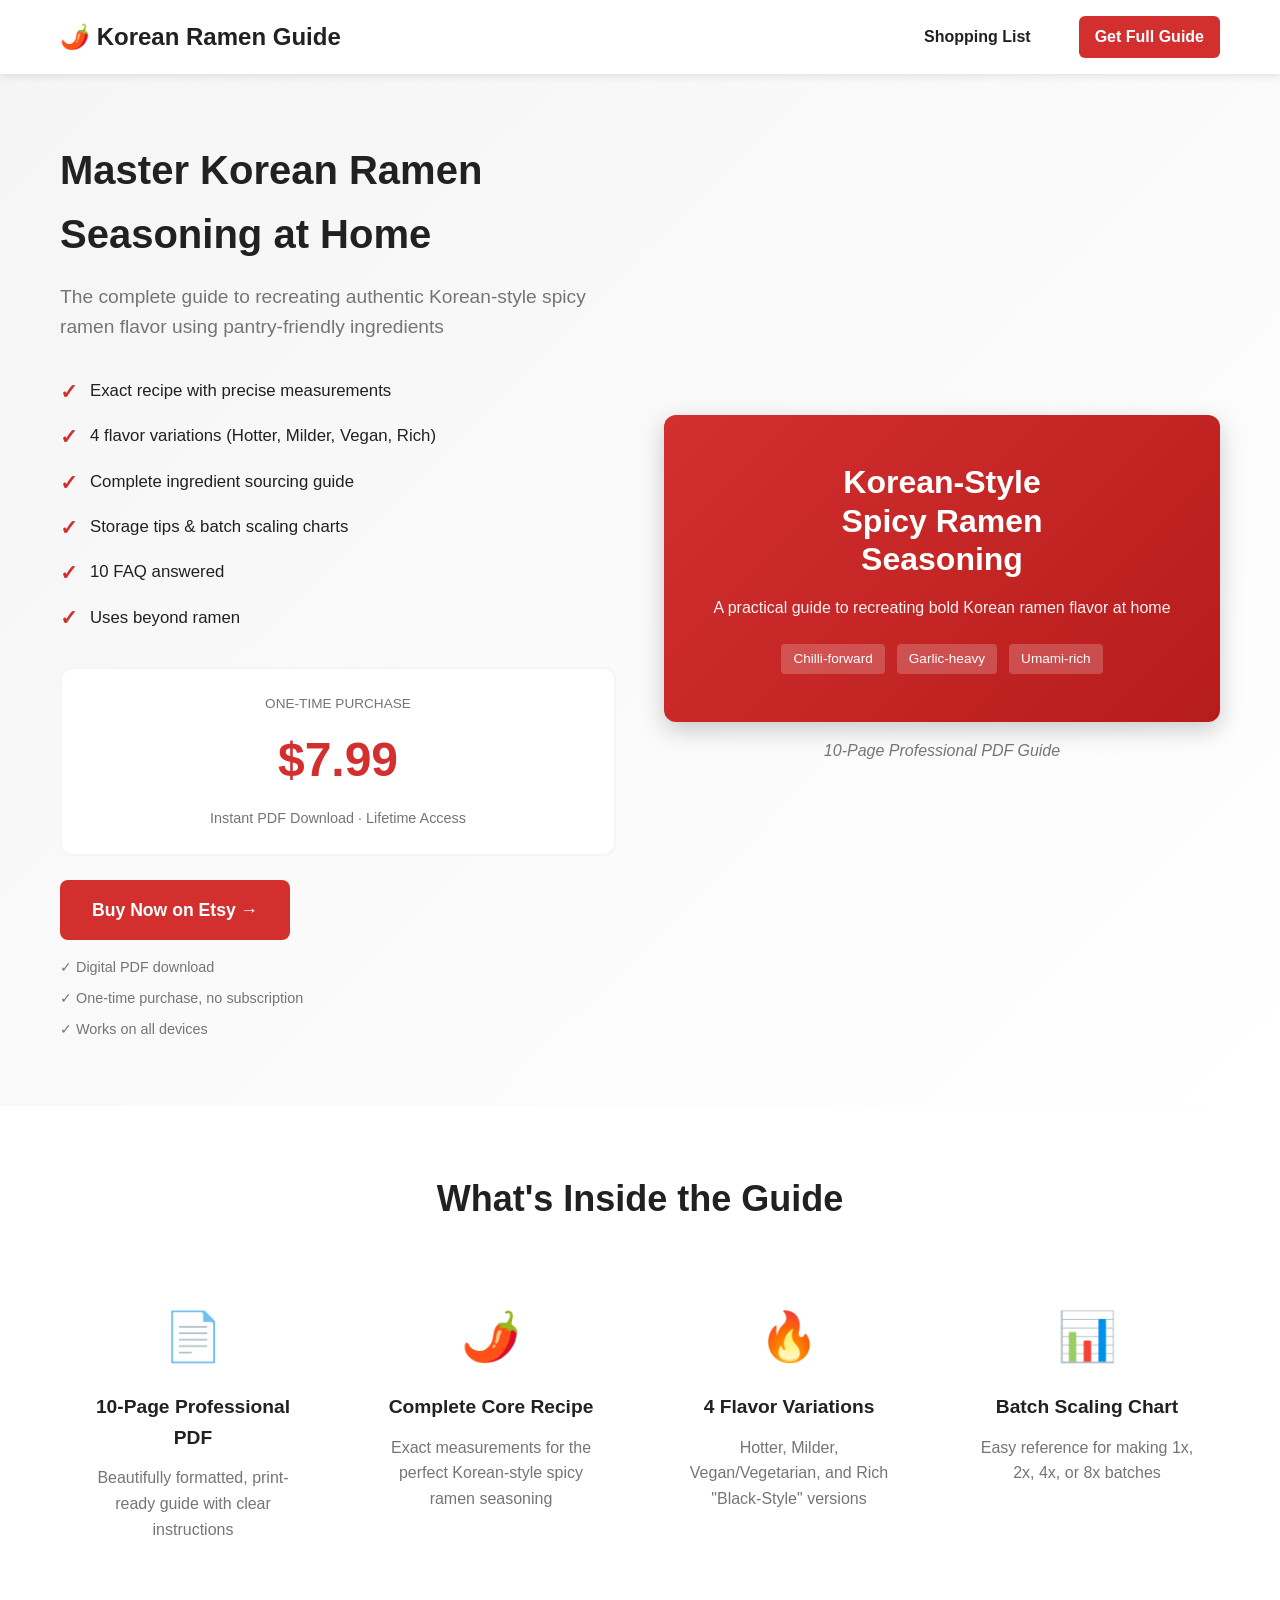
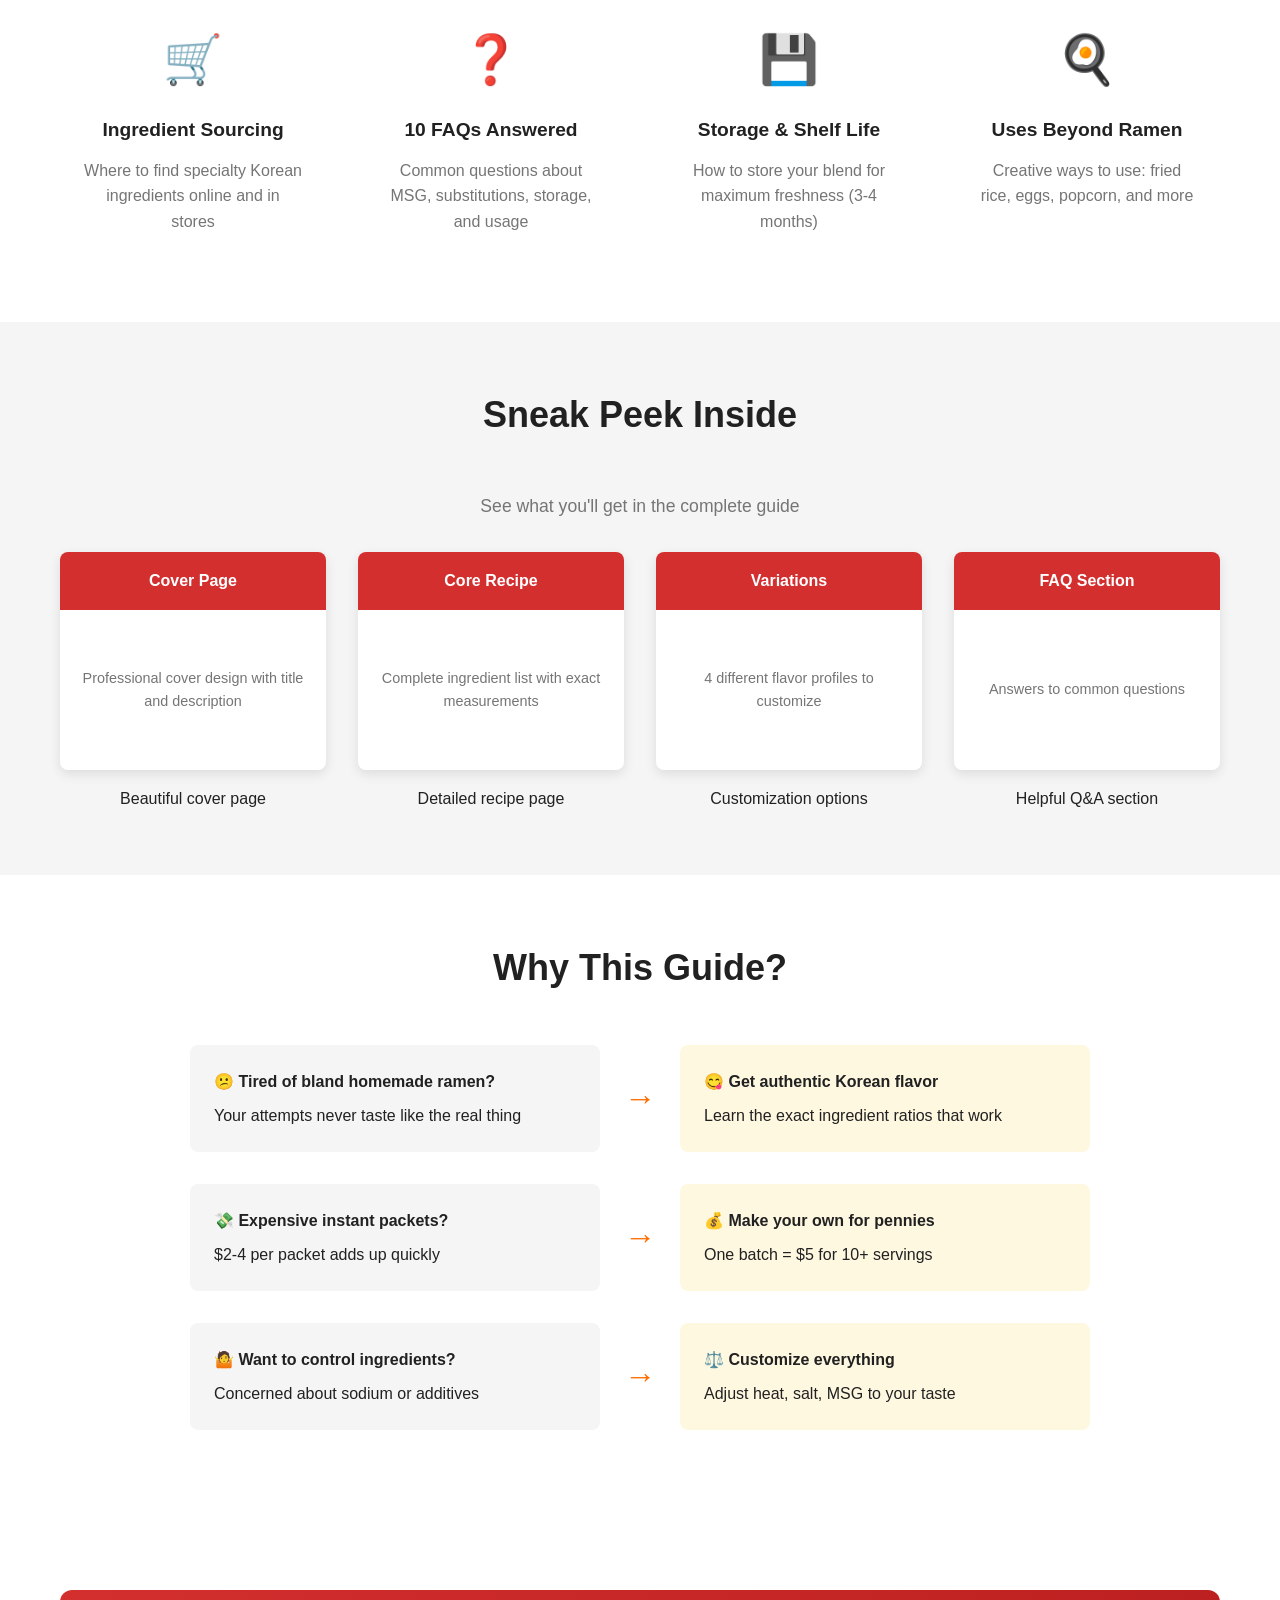
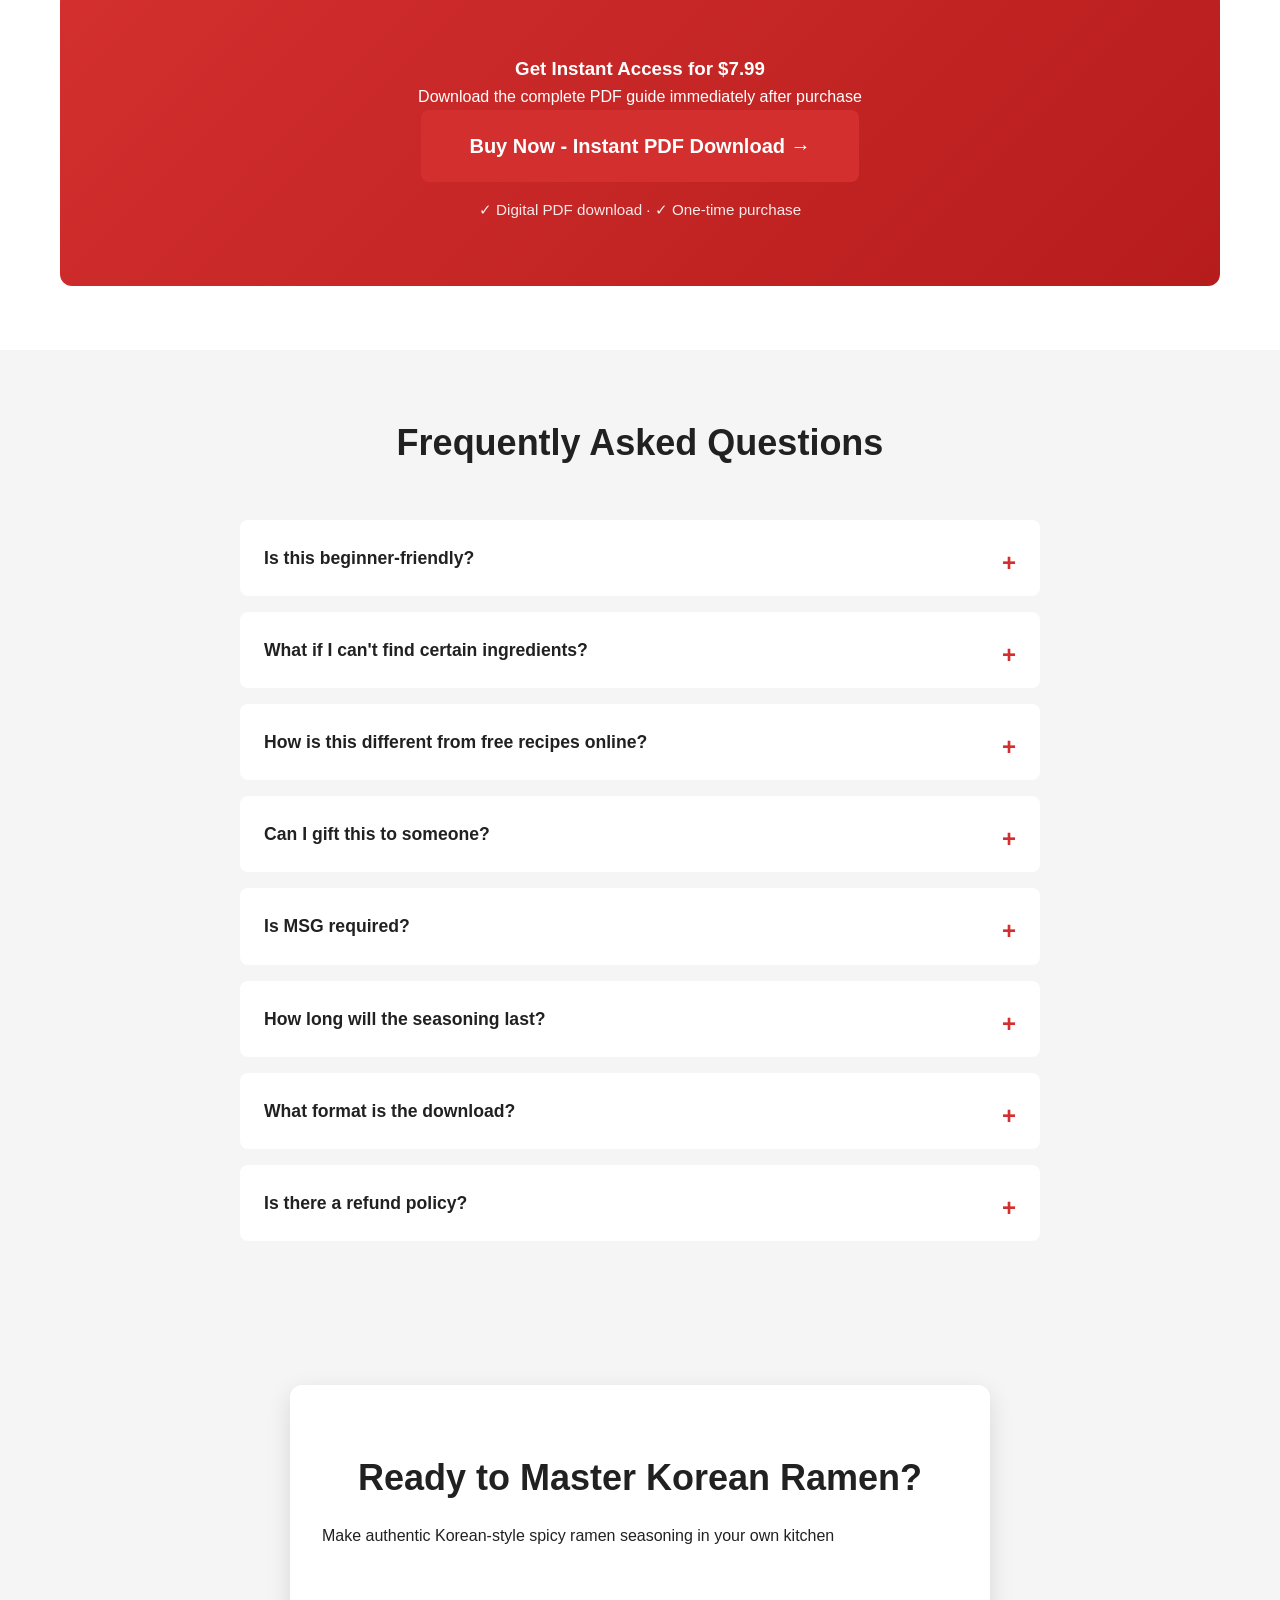
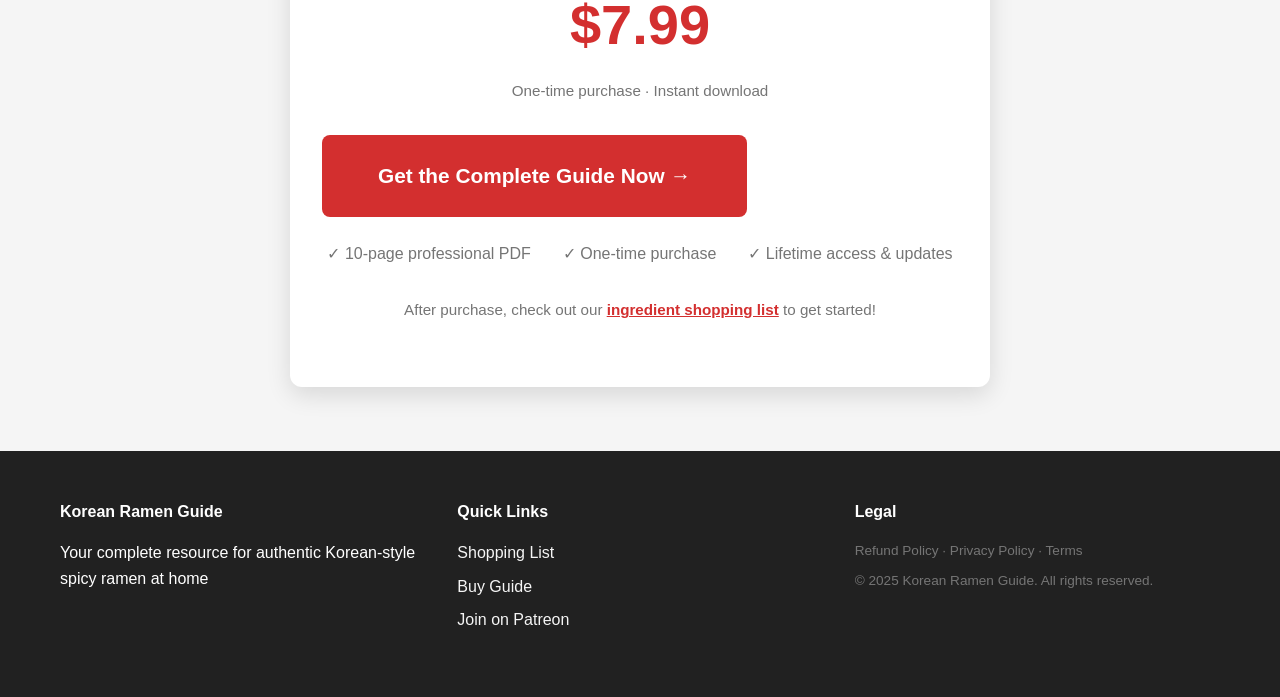
<file: guide.html>
<!DOCTYPE html>
<html lang="en">
<head>
    <meta charset="UTF-8">
    <meta name="viewport" content="width=device-width, initial-scale=1.0">
    <meta name="description" content="Download the complete Korean-style spicy ramen seasoning guide. Professional recipe PDF with exact measurements, variations, and expert tips.">
    <meta name="keywords" content="Korean ramen recipe, ramen seasoning guide, DIY ramen, Korean cooking, digital cookbook">
    <title>Korean Ramen Seasoning Guide - Complete Recipe PDF | $7.99</title>
    <link rel="stylesheet" href="styles.css">
</head>
<body>
    <!-- Header -->
    <header>
        <nav class="nav-container">
            <div class="logo">
                <h1>🌶️ Korean Ramen Guide</h1>
            </div>
            <div class="nav-links">
                <a href="index.html" class="nav-link">Shopping List</a>
                <a href="guide.html" class="nav-link active">Get Full Guide</a>
            </div>
        </nav>
    </header>

    <!-- Hero Section -->
    <section class="guide-hero">
        <div class="container">
            <div class="hero-two-col">
                <div class="hero-left">
                    <h2 class="hero-title">Master Korean Ramen Seasoning at Home</h2>
                    <p class="hero-desc">The complete guide to recreating authentic Korean-style spicy ramen flavor using pantry-friendly ingredients</p>
                    
                    <div class="value-list">
                        <div class="value-item"><span class="checkmark">✓</span> Exact recipe with precise measurements</div>
                        <div class="value-item"><span class="checkmark">✓</span> 4 flavor variations (Hotter, Milder, Vegan, Rich)</div>
                        <div class="value-item"><span class="checkmark">✓</span> Complete ingredient sourcing guide</div>
                        <div class="value-item"><span class="checkmark">✓</span> Storage tips & batch scaling charts</div>
                        <div class="value-item"><span class="checkmark">✓</span> 10 FAQ answered</div>
                        <div class="value-item"><span class="checkmark">✓</span> Uses beyond ramen</div>
                    </div>

                    <div class="price-container">
                        <div class="price-label">One-time purchase</div>
                        <div class="price-amount">$7.99</div>
                        <div class="price-desc">Instant PDF Download · Lifetime Access</div>
                    </div>

                    <a href="https://www.etsy.com/shop/YourShop" class="btn btn-buy" target="_blank">Buy Now on Etsy →</a>
                    
                    <div class="trust-badges">
                        <span>✓ Digital PDF download</span>
                        <span>✓ One-time purchase, no subscription</span>
                        <span>✓ Works on all devices</span>
                    </div>
                </div>

                <div class="hero-right">
                    <div class="pdf-preview">
                        <div class="pdf-cover">
                            <div class="cover-title">Korean-Style<br>Spicy Ramen<br>Seasoning</div>
                            <div class="cover-subtitle">A practical guide to recreating bold Korean ramen flavor at home</div>
                            <div class="cover-tags">
                                <span>Chilli-forward</span>
                                <span>Garlic-heavy</span>
                                <span>Umami-rich</span>
                            </div>
                        </div>
                        <p class="preview-caption">10-Page Professional PDF Guide</p>
                    </div>
                </div>
            </div>
        </div>
    </section>

    <!-- What's Included -->
    <section class="whats-included">
        <div class="container">
            <h3 class="section-heading">What's Inside the Guide</h3>
            <div class="included-grid">
                <div class="feature-card">
                    <div class="feature-icon">📄</div>
                    <h4>10-Page Professional PDF</h4>
                    <p>Beautifully formatted, print-ready guide with clear instructions</p>
                </div>
                <div class="feature-card">
                    <div class="feature-icon">🌶️</div>
                    <h4>Complete Core Recipe</h4>
                    <p>Exact measurements for the perfect Korean-style spicy ramen seasoning</p>
                </div>
                <div class="feature-card">
                    <div class="feature-icon">🔥</div>
                    <h4>4 Flavor Variations</h4>
                    <p>Hotter, Milder, Vegan/Vegetarian, and Rich "Black-Style" versions</p>
                </div>
                <div class="feature-card">
                    <div class="feature-icon">📊</div>
                    <h4>Batch Scaling Chart</h4>
                    <p>Easy reference for making 1x, 2x, 4x, or 8x batches</p>
                </div>
                <div class="feature-card">
                    <div class="feature-icon">🛒</div>
                    <h4>Ingredient Sourcing</h4>
                    <p>Where to find specialty Korean ingredients online and in stores</p>
                </div>
                <div class="feature-card">
                    <div class="feature-icon">❓</div>
                    <h4>10 FAQs Answered</h4>
                    <p>Common questions about MSG, substitutions, storage, and usage</p>
                </div>
                <div class="feature-card">
                    <div class="feature-icon">💾</div>
                    <h4>Storage & Shelf Life</h4>
                    <p>How to store your blend for maximum freshness (3-4 months)</p>
                </div>
                <div class="feature-card">
                    <div class="feature-icon">🍳</div>
                    <h4>Uses Beyond Ramen</h4>
                    <p>Creative ways to use: fried rice, eggs, popcorn, and more</p>
                </div>
            </div>
        </div>
    </section>

    <!-- Preview Gallery -->
    <section class="preview-section">
        <div class="container">
            <h3 class="section-heading">Sneak Peek Inside</h3>
            <p class="section-subheading">See what you'll get in the complete guide</p>
            <div class="preview-grid">
                <div class="preview-item">
                    <div class="page-preview">
                        <div class="page-header">Cover Page</div>
                        <div class="page-body">Professional cover design with title and description</div>
                    </div>
                    <p>Beautiful cover page</p>
                </div>
                <div class="preview-item">
                    <div class="page-preview">
                        <div class="page-header">Core Recipe</div>
                        <div class="page-body">Complete ingredient list with exact measurements</div>
                    </div>
                    <p>Detailed recipe page</p>
                </div>
                <div class="preview-item">
                    <div class="page-preview">
                        <div class="page-header">Variations</div>
                        <div class="page-body">4 different flavor profiles to customize</div>
                    </div>
                    <p>Customization options</p>
                </div>
                <div class="preview-item">
                    <div class="page-preview">
                        <div class="page-header">FAQ Section</div>
                        <div class="page-body">Answers to common questions</div>
                    </div>
                    <p>Helpful Q&A section</p>
                </div>
            </div>
        </div>
    </section>

    <!-- Problem/Solution -->
    <section class="problem-solution">
        <div class="container">
            <h3 class="section-heading">Why This Guide?</h3>
            <div class="ps-grid">
                <div class="ps-row">
                    <div class="problem-box">
                        <h4>😕 Tired of bland homemade ramen?</h4>
                        <p>Your attempts never taste like the real thing</p>
                    </div>
                    <div class="arrow">→</div>
                    <div class="solution-box">
                        <h4>😋 Get authentic Korean flavor</h4>
                        <p>Learn the exact ingredient ratios that work</p>
                    </div>
                </div>
                <div class="ps-row">
                    <div class="problem-box">
                        <h4>💸 Expensive instant packets?</h4>
                        <p>$2-4 per packet adds up quickly</p>
                    </div>
                    <div class="arrow">→</div>
                    <div class="solution-box">
                        <h4>💰 Make your own for pennies</h4>
                        <p>One batch = $5 for 10+ servings</p>
                    </div>
                </div>
                <div class="ps-row">
                    <div class="problem-box">
                        <h4>🤷 Want to control ingredients?</h4>
                        <p>Concerned about sodium or additives</p>
                    </div>
                    <div class="arrow">→</div>
                    <div class="solution-box">
                        <h4>⚖️ Customize everything</h4>
                        <p>Adjust heat, salt, MSG to your taste</p>
                    </div>
                </div>
            </div>
        </div>
    </section>

    <!-- CTA Mid-page -->
    <section class="cta-mid">
        <div class="container">
            <div class="cta-box-large">
                <h3>Get Instant Access for $7.99</h3>
                <p>Download the complete PDF guide immediately after purchase</p>
                <a href="https://www.etsy.com/shop/YourShop" class="btn btn-buy-large" target="_blank">Buy Now - Instant PDF Download →</a>
                <p class="guarantee-text">✓ Digital PDF download · ✓ One-time purchase</p>
            </div>
        </div>
    </section>

    <!-- FAQ -->
    <section class="faq">
        <div class="container">
            <h3 class="section-heading">Frequently Asked Questions</h3>
            <div class="faq-container">
                <details class="faq-item">
                    <summary>Is this beginner-friendly?</summary>
                    <p>Absolutely! If you can measure spices and stir ingredients together, you can make this seasoning blend. The guide is written for home cooks of all levels.</p>
                </details>
                <details class="faq-item">
                    <summary>What if I can't find certain ingredients?</summary>
                    <p>The guide includes substitution tips for hard-to-find ingredients. Plus, we provide a complete Amazon shopping list for easy ordering.</p>
                </details>
                <details class="faq-item">
                    <summary>How is this different from free recipes online?</summary>
                    <p>This guide includes exact measurements, 4 tested variations, batch scaling, storage tips, ingredient sourcing, and professional formatting—all in one place. No more piecing together information from multiple sources.</p>
                </details>
                <details class="faq-item">
                    <summary>Can I gift this to someone?</summary>
                    <p>Yes! After purchase, you can forward the PDF to anyone. Perfect for ramen-loving friends and family.</p>
                </details>
                <details class="faq-item">
                    <summary>Is MSG required?</summary>
                    <p>No, MSG is optional. The guide includes tips for achieving great flavor without it using alternative umami boosters.</p>
                </details>
                <details class="faq-item">
                    <summary>How long will the seasoning last?</summary>
                    <p>When stored in an airtight container away from light and moisture, your blend will stay fresh for 3-4 months. The guide includes detailed storage instructions.</p>
                </details>
                <details class="faq-item">
                    <summary>What format is the download?</summary>
                    <p>You'll receive a professionally formatted PDF file that works on all devices. View it on your phone, tablet, computer, or print it out.</p>
                </details>
                <details class="faq-item">
                    <summary>Is there a refund policy?</summary>
                    <p>That depends on where you buy. Refunds are handled by the platform the guide is sold on (for example, Etsy) — check the refund policy shown on the listing before you purchase.</p>
                </details>
            </div>
        </div>
    </section>

    <!-- Final CTA -->
    <section class="final-cta-section">
        <div class="container">
            <div class="final-cta-box">
                <h3>Ready to Master Korean Ramen?</h3>
                <p>Make authentic Korean-style spicy ramen seasoning in your own kitchen</p>
                <div class="final-price">
                    <span class="price-big">$7.99</span>
                    <span class="price-small">One-time purchase · Instant download</span>
                </div>
                <a href="https://www.etsy.com/shop/YourShop" class="btn btn-buy-huge" target="_blank">Get the Complete Guide Now →</a>
                <div class="final-benefits">
                    <span>✓ 10-page professional PDF</span>
                    <span>✓ One-time purchase</span>
                    <span>✓ Lifetime access & updates</span>
                </div>
                <p class="after-purchase-note">After purchase, check out our <a href="index.html">ingredient shopping list</a> to get started!</p>
            </div>
        </div>
    </section>

    <!-- Footer -->
    <footer>
        <div class="container">
            <div class="footer-content">
                <div class="footer-section">
                    <h4>Korean Ramen Guide</h4>
                    <p>Your complete resource for authentic Korean-style spicy ramen at home</p>
                </div>
                <div class="footer-section">
                    <h4>Quick Links</h4>
                    <a href="index.html">Shopping List</a>
                    <a href="guide.html">Buy Guide</a>
                    <a href="#" target="_blank">Join on Patreon</a>
                </div>
                <div class="footer-section">
                    <h4>Legal</h4>
                    <p class="small">Refund Policy · Privacy Policy · Terms</p>
                    <p class="small">© 2025 Korean Ramen Guide. All rights reserved.</p>
                </div>
            </div>
        </div>
    </footer>

    <script src="script.js"></script>
</body>
</html>
</file>
<file: styles.css>
/* ================================
   Korean Ramen Guide - CSS
   ================================ */

/* Reset & Base */
* {
    margin: 0;
    padding: 0;
    box-sizing: border-box;
}

:root {
    --red: #D32F2F;
    --orange: #FF6F00;
    --dark: #212121;
    --gray: #757575;
    --light: #F5F5F5;
    --cream: #FFF8E1;
    --white: #FFFFFF;
}

body {
    font-family: -apple-system, BlinkMacSystemFont, 'Segoe UI', Roboto, 'Helvetica Neue', Arial, sans-serif;
    line-height: 1.6;
    color: var(--dark);
    background: var(--white);
}

.container {
    max-width: 1200px;
    margin: 0 auto;
    padding: 0 20px;
}

/* Header & Nav */
header {
    background: var(--white);
    box-shadow: 0 2px 8px rgba(0,0,0,0.1);
    position: sticky;
    top: 0;
    z-index: 100;
}

.nav-container {
    max-width: 1200px;
    margin: 0 auto;
    padding: 1rem 20px;
    display: flex;
    justify-content: space-between;
    align-items: center;
}

.logo h1 {
    font-size: 1.5rem;
    font-weight: 700;
    color: var(--dark);
}

.nav-links {
    display: flex;
    gap: 2rem;
}

.nav-link {
    text-decoration: none;
    color: var(--dark);
    font-weight: 600;
    padding: 0.5rem 1rem;
    border-radius: 6px;
    transition: all 0.3s;
}

.nav-link:hover {
    color: var(--red);
}

.nav-link.active {
    background: var(--red);
    color: var(--white);
}

/* Buttons */
.btn {
    display: inline-block;
    padding: 0.75rem 1.5rem;
    border-radius: 8px;
    text-decoration: none;
    font-weight: 600;
    transition: all 0.3s;
    cursor: pointer;
    text-align: center;
}

.btn-primary {
    background: var(--orange);
    color: var(--white);
}

.btn-primary:hover {
    background: #E65100;
    transform: translateY(-2px);
    box-shadow: 0 4px 12px rgba(255,111,0,0.3);
}

.btn-secondary {
    background: var(--white);
    color: var(--red);
    border: 2px solid var(--red);
}

.btn-secondary:hover {
    background: var(--red);
    color: var(--white);
}

.btn-cta,
.btn-buy,
.btn-buy-large,
.btn-buy-huge {
    background: var(--red);
    color: var(--white);
    padding: 1rem 2rem;
    font-size: 1.1rem;
}

.btn-cta-large {
    font-size: 1.2rem;
    padding: 1.25rem 2.5rem;
}

.btn-buy-large {
    font-size: 1.25rem;
    padding: 1.25rem 3rem;
}

.btn-buy-huge {
    font-size: 1.3rem;
    padding: 1.5rem 3.5rem;
}

.btn:hover {
    transform: translateY(-3px);
    box-shadow: 0 6px 16px rgba(0,0,0,0.2);
}

/* Hero Sections */
.hero,
.guide-hero {
    background: linear-gradient(135deg, var(--light) 0%, var(--white) 100%);
    padding: 4rem 0;
    text-align: center;
}

.hero h2 {
    font-size: 2.75rem;
    color: var(--red);
    margin-bottom: 1rem;
    font-weight: 800;
}

.subtitle {
    font-size: 1.3rem;
    color: var(--gray);
    margin-bottom: 1rem;
}

.hero-subtext {
    color: var(--orange);
    font-weight: 600;
    margin-bottom: 2rem;
}

/* Guide Hero Two-Column */
.hero-two-col {
    display: grid;
    grid-template-columns: 1fr 1fr;
    gap: 3rem;
    align-items: center;
    text-align: left;
}

.hero-title {
    font-size: 2.5rem;
    font-weight: 800;
    margin-bottom: 1rem;
    color: var(--dark);
}

.hero-desc {
    font-size: 1.2rem;
    color: var(--gray);
    margin-bottom: 2rem;
}

.value-list {
    margin-bottom: 2rem;
}

.value-item {
    display: flex;
    align-items: center;
    gap: 0.75rem;
    margin-bottom: 0.75rem;
    font-size: 1.05rem;
}

.checkmark {
    color: var(--red);
    font-weight: 700;
    font-size: 1.3rem;
}

.price-container {
    background: var(--white);
    border: 2px solid var(--light);
    border-radius: 12px;
    padding: 1.5rem;
    text-align: center;
    margin-bottom: 1.5rem;
}

.price-label {
    text-transform: uppercase;
    font-size: 0.85rem;
    color: var(--gray);
}

.price-amount {
    font-size: 3rem;
    font-weight: 800;
    color: var(--red);
    margin: 0.5rem 0;
}

.price-desc {
    font-size: 0.9rem;
    color: var(--gray);
}

.trust-badges {
    display: flex;
    flex-direction: column;
    gap: 0.5rem;
    margin-top: 1rem;
    font-size: 0.9rem;
    color: var(--gray);
}

/* PDF Preview */
.pdf-preview {
    text-align: center;
}

.pdf-cover {
    background: linear-gradient(135deg, var(--red), #B71C1C);
    color: var(--white);
    padding: 3rem 2rem;
    border-radius: 12px;
    box-shadow: 0 8px 24px rgba(0,0,0,0.2);
}

.cover-title {
    font-size: 2rem;
    font-weight: 800;
    margin-bottom: 1rem;
    line-height: 1.2;
}

.cover-subtitle {
    font-size: 1rem;
    opacity: 0.95;
    margin-bottom: 1.5rem;
}

.cover-tags {
    display: flex;
    justify-content: center;
    gap: 0.75rem;
    flex-wrap: wrap;
}

.cover-tags span {
    background: rgba(255,255,255,0.2);
    padding: 0.25rem 0.75rem;
    border-radius: 4px;
    font-size: 0.85rem;
}

.preview-caption {
    margin-top: 1rem;
    color: var(--gray);
    font-style: italic;
}

/* Disclosure */
.disclosure {
    background: var(--cream);
    border-left: 4px solid var(--orange);
    padding: 1rem 20px;
    margin: 2rem 0;
}

.disclosure p {
    font-size: 0.95rem;
}

/* Filters */
.filters {
    padding: 1.5rem 0;
    border-bottom: 1px solid var(--light);
}

.filter-tabs {
    display: flex;
    gap: 1rem;
    justify-content: center;
    flex-wrap: wrap;
}

.filter-btn {
    padding: 0.5rem 1.25rem;
    background: var(--white);
    border: 2px solid var(--light);
    border-radius: 8px;
    font-weight: 600;
    cursor: pointer;
    transition: all 0.3s;
}

.filter-btn:hover,
.filter-btn.active {
    background: var(--red);
    color: var(--white);
    border-color: var(--red);
}

/* Products */
.products {
    padding: 4rem 0;
}

.section-title {
    font-size: 2rem;
    font-weight: 700;
    margin: 3rem 0 2rem;
    color: var(--dark);
}

.product-grid {
    display: grid;
    grid-template-columns: repeat(auto-fill, minmax(280px, 1fr));
    gap: 2rem;
    margin-bottom: 3rem;
}

.product-card {
    background: var(--white);
    border: 1px solid var(--light);
    border-radius: 12px;
    padding: 1.5rem;
    position: relative;
    transition: all 0.3s;
}

.product-card:hover {
    box-shadow: 0 8px 20px rgba(0,0,0,0.12);
    transform: translateY(-4px);
}

.product-badge {
    position: absolute;
    top: 1rem;
    right: 1rem;
    background: var(--red);
    color: var(--white);
    padding: 0.25rem 0.75rem;
    border-radius: 4px;
    font-size: 0.75rem;
    font-weight: 700;
    text-transform: uppercase;
}

.product-image {
    margin-bottom: 1rem;
}

.placeholder-img {
    width: 100%;
    height: 180px;
    background: var(--light);
    border-radius: 8px;
    display: flex;
    align-items: center;
    justify-content: center;
    font-size: 4rem;
}

.product-card h4 {
    font-size: 1.25rem;
    margin-bottom: 0.5rem;
    color: var(--dark);
}

.product-desc {
    color: var(--gray);
    font-size: 0.95rem;
    margin-bottom: 1rem;
    min-height: 45px;
}

.product-price {
    font-size: 1.2rem;
    font-weight: 700;
    color: var(--red);
    margin-bottom: 0.5rem;
}

.product-rating {
    color: var(--orange);
    font-size: 0.9rem;
    margin-bottom: 1rem;
}

.btn-affiliate {
    width: 100%;
    display: block;
}

.product-note {
    font-size: 0.85rem;
    color: var(--gray);
    margin-top: 0.75rem;
    font-style: italic;
}

/* CTA Boxes */
.cta-box {
    background: linear-gradient(135deg, var(--red), #B71C1C);
    color: var(--white);
    padding: 3rem 2rem;
    border-radius: 12px;
    text-align: center;
    margin: 4rem 0;
}

.cta-box h3 {
    font-size: 2rem;
    margin-bottom: 1rem;
}

.cta-box p {
    font-size: 1.1rem;
    margin-bottom: 1.5rem;
    opacity: 0.95;
}

.cta-subtext {
    font-size: 0.9rem;
    margin-top: 1rem;
    opacity: 0.85;
}

.cta-box-large {
    background: linear-gradient(135deg, var(--red), #B71C1C);
    color: var(--white);
    padding: 4rem 2rem;
    border-radius: 12px;
    text-align: center;
}

.guarantee-text {
    margin-top: 1rem;
    font-size: 0.95rem;
    opacity: 0.9;
}

/* What's Included */
.whats-included {
    padding: 4rem 0;
    background: var(--white);
}

.section-heading {
    text-align: center;
    font-size: 2.25rem;
    font-weight: 700;
    margin-bottom: 3rem;
}

.section-subheading {
    text-align: center;
    font-size: 1.1rem;
    color: var(--gray);
    margin-bottom: 2rem;
}

.included-grid {
    display: grid;
    grid-template-columns: repeat(auto-fit, minmax(250px, 1fr));
    gap: 2rem;
}

.feature-card {
    text-align: center;
    padding: 1.5rem;
}

.feature-icon {
    font-size: 3rem;
    margin-bottom: 1rem;
}

.feature-card h4 {
    font-size: 1.2rem;
    margin-bottom: 0.75rem;
}

.feature-card p {
    color: var(--gray);
}

/* Preview Section */
.preview-section {
    padding: 4rem 0;
    background: var(--light);
}

.preview-grid {
    display: grid;
    grid-template-columns: repeat(auto-fit, minmax(220px, 1fr));
    gap: 2rem;
}

.preview-item {
    text-align: center;
}

.page-preview {
    background: var(--white);
    border-radius: 8px;
    overflow: hidden;
    box-shadow: 0 4px 12px rgba(0,0,0,0.1);
    margin-bottom: 1rem;
}

.page-header {
    background: var(--red);
    color: var(--white);
    padding: 1rem;
    font-weight: 600;
}

.page-body {
    padding: 2.5rem 1rem;
    min-height: 160px;
    display: flex;
    align-items: center;
    justify-content: center;
    color: var(--gray);
    font-size: 0.9rem;
}

/* Problem/Solution */
.problem-solution {
    padding: 4rem 0;
}

.ps-grid {
    max-width: 900px;
    margin: 0 auto;
}

.ps-row {
    display: grid;
    grid-template-columns: 1fr auto 1fr;
    gap: 1.5rem;
    align-items: center;
    margin-bottom: 2rem;
}

.problem-box,
.solution-box {
    padding: 1.5rem;
    border-radius: 8px;
}

.problem-box {
    background: var(--light);
}

.solution-box {
    background: var(--cream);
}

.problem-box h4,
.solution-box h4 {
    margin-bottom: 0.5rem;
}

.arrow {
    font-size: 2rem;
    color: var(--orange);
    font-weight: 700;
}

/* Mid CTA */
.cta-mid {
    padding: 4rem 0;
}

/* FAQ */
.faq {
    padding: 4rem 0;
    background: var(--light);
}

.faq-container {
    max-width: 800px;
    margin: 0 auto;
}

.faq-item {
    background: var(--white);
    border-radius: 8px;
    margin-bottom: 1rem;
    overflow: hidden;
}

.faq-item summary {
    padding: 1.5rem;
    font-weight: 600;
    font-size: 1.1rem;
    cursor: pointer;
    list-style: none;
    position: relative;
}

.faq-item summary::-webkit-details-marker {
    display: none;
}

.faq-item summary::after {
    content: '+';
    position: absolute;
    right: 1.5rem;
    font-size: 1.5rem;
    color: var(--red);
    font-weight: 700;
}

.faq-item[open] summary::after {
    content: '−';
}

.faq-item p {
    padding: 0 1.5rem 1.5rem;
    color: var(--gray);
}

/* Final CTA */
.final-cta,
.final-cta-section {
    padding: 4rem 0;
    background: var(--light);
}

.final-cta h3,
.final-cta-box h3 {
    font-size: 2.25rem;
    margin-bottom: 1rem;
    text-align: center;
}

.final-cta p {
    text-align: center;
    font-size: 1.1rem;
    color: var(--gray);
    margin-bottom: 2rem;
}

.final-cta {
    text-align: center;
}

.cta-features {
    display: flex;
    justify-content: center;
    gap: 2rem;
    margin-top: 1.5rem;
    flex-wrap: wrap;
}

.cta-features span {
    color: var(--gray);
    font-weight: 600;
}

.final-cta-box {
    background: var(--white);
    padding: 4rem 2rem;
    border-radius: 12px;
    max-width: 700px;
    margin: 0 auto;
    box-shadow: 0 8px 24px rgba(0,0,0,0.12);
}

.final-price {
    text-align: center;
    margin: 2rem 0;
}

.price-big {
    display: block;
    font-size: 3.5rem;
    font-weight: 800;
    color: var(--red);
    margin-bottom: 0.5rem;
}

.price-small {
    font-size: 0.95rem;
    color: var(--gray);
}

.final-benefits {
    display: flex;
    justify-content: center;
    gap: 2rem;
    margin-top: 1.5rem;
    flex-wrap: wrap;
}

.final-benefits span {
    color: var(--gray);
}

.after-purchase-note {
    margin-top: 2rem;
    text-align: center;
    font-size: 0.95rem;
    color: var(--gray);
}

.after-purchase-note a {
    color: var(--red);
    font-weight: 600;
}

/* Footer */
footer {
    background: var(--dark);
    color: var(--white);
    padding: 3rem 0 1.5rem;
}

.footer-content {
    display: grid;
    grid-template-columns: repeat(auto-fit, minmax(250px, 1fr));
    gap: 2rem;
    margin-bottom: 2rem;
}

.footer-section h4 {
    margin-bottom: 1rem;
}

.footer-section a {
    display: block;
    color: var(--light);
    text-decoration: none;
    margin-bottom: 0.5rem;
}

.footer-section a:hover {
    color: var(--orange);
}

.footer-section .small {
    font-size: 0.85rem;
    color: var(--gray);
    margin-top: 0.5rem;
}

/* Responsive Design */
@media (max-width: 768px) {
    .hero h2,
    .hero-title {
        font-size: 2rem;
    }
    
    .hero-two-col {
        grid-template-columns: 1fr;
    }
    
    .product-grid {
        grid-template-columns: 1fr;
    }
    
    .ps-row {
        grid-template-columns: 1fr;
    }
    
    .arrow {
        transform: rotate(90deg);
        text-align: center;
    }
    
    .nav-links {
        gap: 1rem;
    }
    
    .filter-tabs {
        justify-content: flex-start;
    }
    
    .btn-buy-large,
    .btn-buy-huge {
        font-size: 1rem;
        padding: 1rem 1.5rem;
    }
}

@media (max-width: 480px) {
    .container {
        padding: 0 15px;
    }
    
    .logo h1 {
        font-size: 1.2rem;
    }
    
    .hero h2 {
        font-size: 1.75rem;
    }
}
</file>
